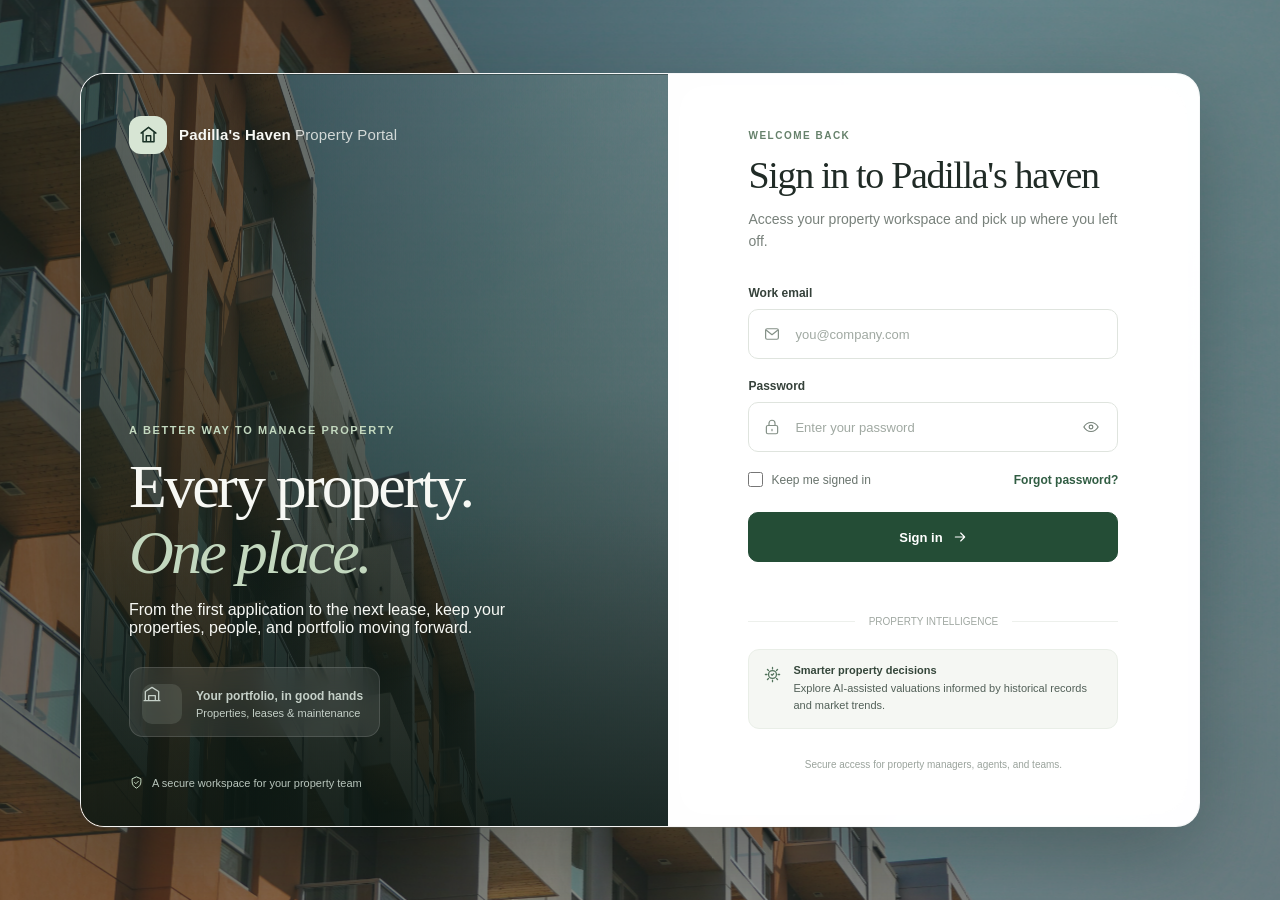
<file: yolo-main/Index.html>
<!DOCTYPE html>
<html lang="en">
<head>
  <meta charset="UTF-8">
  <meta name="viewport" content="width=device-width, initial-scale=1.0">
  <meta name="theme-color" content="#14251f">
  <title>Sign in | Padilla Property Portal</title>
  <style>
    :root {
      color-scheme: light;
      font-family: Inter, "Segoe UI", Arial, sans-serif;
      color: #202b26;
      background: #f5f6f2;
      font-synthesis: none;
      text-rendering: optimizeLegibility;
      -webkit-font-smoothing: antialiased;
      -moz-osx-font-smoothing: grayscale;
    }

    * { box-sizing: border-box; }

    body {
      min-width: 320px;
      min-height: 100vh;
      margin: 0;
      display: grid;
      place-items: center;
      padding: 32px;
      position: relative;
      isolation: isolate;
      overflow-x: hidden;
      background: #172a22;
    }

    body::before {
      position: fixed;
      z-index: -1;
      inset: -24px;
      content: "";
      background:
        linear-gradient(115deg, rgb(12 27 21 / 63%), rgb(20 37 31 / 34%) 54%, rgb(16 29 24 / 45%)),
        url("bg.jpg") center / cover;
      transform: translate3d(var(--parallax-x, 0px), var(--parallax-y, 0px), 0) scale(1.04);
      will-change: transform;
    }

    .login-shell {
      width: min(1120px, 100%);
      min-height: 680px;
      display: grid;
      grid-template-columns: 1.05fr 0.95fr;
      overflow: hidden;
      background: rgb(255 255 255 / 89%);
      border: 1px solid rgb(255 255 255 / 52%);
      border-radius: 24px;
      box-shadow: 0 28px 90px rgb(8 20 15 / 30%);
      backdrop-filter: blur(18px);
      -webkit-backdrop-filter: blur(18px);
    }

    .brand-panel {
      position: relative;
      display: flex;
      flex-direction: column;
      justify-content: space-between;
      min-height: 680px;
      overflow: hidden;
      padding: 42px 48px 36px;
      color: #f7f8f4;
      background:
        linear-gradient(0deg, rgb(10 22 17 / 84%), rgb(14 31 24 / 44%) 58%, rgb(13 26 21 / 31%)),
        linear-gradient(90deg, rgb(15 32 25 / 48%), rgb(15 32 25 / 12%)),
        url("bg.jpg");
      background-position:
        center,
        center,
        calc(50% + var(--parallax-x, 0px)) calc(50% + var(--parallax-y, 0px));
      background-size: auto, auto, 112% 112%;
    }

    .brand-panel::after {
      position: absolute;
      z-index: 0;
      content: "";
      pointer-events: none;
    }

    .brand-panel::after {
      right: 0;
      bottom: 0;
      left: 0;
      height: 42%;
      background: linear-gradient(transparent, rgb(9 21 16 / 26%));
    }

    .brand-header,
    .brand-copy,
    .brand-footer { position: relative; z-index: 1; }

    .brand-header {
      display: flex;
      align-items: center;
      gap: 12px;
      font-size: 15px;
      font-weight: 650;
      letter-spacing: 0.01em;
    }

    .brand-mark {
      width: 38px;
      height: 38px;
      display: grid;
      place-items: center;
      color: #183025;
      background: #d7e5d4;
      border-radius: 12px;
    }

    .brand-copy { max-width: 435px; margin-top: auto; padding: 56px 0 38px; }

    .eyebrow {
      margin: 0 0 18px;
      color: #c3d8bf;
      font-size: 11px;
      font-weight: 700;
      letter-spacing: 0.15em;
      text-transform: uppercase;
    }

    .brand-copy h1 {
      margin: 0;
      font-family: Georgia, "Times New Roman", serif;
      font-size: clamp(42px, 5vw, 62px);
      font-weight: 400;
      letter-spacing: -0.045em;
      line-height: 1.06;
    }

    .brand-copy h1 span { color: #c3d8bf; font-style: italic; }

    .brand-copy > p:last-child {
      max-width: 360px;
      margin: 22px 0 0;
      color: #c5d0c8;
      font-size: 15px;
      line-height: 1.75;
    }

    .property-card {
      display: flex;
      align-items: center;
      gap: 14px;
      width: fit-content;
      margin-top: 30px;
      padding: 12px 16px 12px 12px;
      background: rgb(255 255 255 / 9%);
      border: 1px solid rgb(255 255 255 / 13%);
      border-radius: 14px;
      backdrop-filter: blur(12px);
    }

    .property-icon {
      width: 40px;
      height: 40px;
      display: grid;
      place-items: center;
      color: #d7e5d4;
      background: rgb(215 229 212 / 12%);
      border-radius: 10px;
    }

    .property-card strong,
    .property-card span { display: block; }

    .property-card strong { font-size: 12px; font-weight: 600; }
    .property-card span { margin-top: 4px; color: #c5d0c8; font-size: 11px; }

    .brand-footer {
      display: flex;
      align-items: center;
      gap: 8px;
      color: #b8c5bc;
      font-size: 11px;
    }

    .brand-footer svg { color: #c3d8bf; }

    .form-panel {
      display: grid;
      place-items: center;
      padding: 56px;
      background: rgb(255 255 255 / 91%);
      backdrop-filter: blur(18px);
      -webkit-backdrop-filter: blur(18px);
    }

    .form-content { width: min(100%, 370px); }

    .mobile-brand {
      display: none;
      align-items: center;
      gap: 10px;
      margin-bottom: 44px;
      color: #20372b;
      font-size: 14px;
      font-weight: 650;
    }

    .mobile-brand .brand-mark { width: 34px; height: 34px; }

    .form-heading { margin-bottom: 34px; }

    .form-heading .eyebrow {
      margin-bottom: 12px;
      color: #66816b;
      font-size: 10px;
    }

    .form-heading h2 {
      margin: 0;
      color: #202b26;
      font-family: Georgia, "Times New Roman", serif;
      font-size: 38px;
      font-weight: 400;
      letter-spacing: -0.035em;
    }

    .form-heading p:last-child {
      margin: 11px 0 0;
      color: #78817b;
      font-size: 14px;
      line-height: 1.6;
    }

    .field { margin-bottom: 20px; }

    .field label {
      display: block;
      margin-bottom: 9px;
      color: #35413a;
      font-size: 12px;
      font-weight: 650;
    }

    .input-wrap { position: relative; }

    .input-wrap > svg {
      position: absolute;
      top: 50%;
      left: 15px;
      width: 18px;
      height: 18px;
      color: #849087;
      transform: translateY(-50%);
      pointer-events: none;
    }

    .field input {
      width: 100%;
      height: 50px;
      padding: 0 46px;
      color: #26332b;
      background: #fff;
      border: 1px solid #dfe4de;
      border-radius: 10px;
      outline: none;
      font: inherit;
      font-size: 13px;
      transition: border-color 160ms ease, box-shadow 160ms ease;
    }

    .field input::placeholder { color: #a0a9a2; }

    .field input:focus {
      border-color: #5e8067;
      box-shadow: 0 0 0 3px rgb(94 128 103 / 13%);
    }

    .password-toggle {
      position: absolute;
      top: 50%;
      right: 12px;
      display: grid;
      place-items: center;
      width: 30px;
      height: 30px;
      padding: 0;
      color: #78847b;
      background: transparent;
      border: 0;
      border-radius: 6px;
      cursor: pointer;
      transform: translateY(-50%);
    }

    .password-toggle:hover { color: #263d30; background: #f2f5f1; }
    .password-toggle:focus-visible { outline: 2px solid #5e8067; outline-offset: 2px; }

    .form-options {
      display: flex;
      align-items: center;
      justify-content: space-between;
      gap: 12px;
      margin: 1px 0 25px;
      font-size: 12px;
    }

    .remember-option {
      display: inline-flex;
      align-items: center;
      gap: 8px;
      color: #68736c;
      cursor: pointer;
    }

    .remember-option input {
      width: 15px;
      height: 15px;
      margin: 0;
      accent-color: #315d43;
    }

    .text-link {
      color: #315d43;
      font-weight: 600;
      text-decoration: none;
    }

    .text-link:hover { text-decoration: underline; }

    .submit-button {
      width: 100%;
      min-height: 50px;
      display: flex;
      align-items: center;
      justify-content: center;
      gap: 9px;
      color: #fff;
      background: #244d36;
      border: 1px solid #244d36;
      border-radius: 10px;
      cursor: pointer;
      font: inherit;
      font-size: 13px;
      font-weight: 650;
      transition: background 160ms ease, transform 160ms ease;
    }

    .submit-button:hover { background: #1a3d2a; }
    .submit-button:active { transform: translateY(1px); }
    .submit-button:focus-visible { outline: 3px solid rgb(49 93 67 / 30%); outline-offset: 3px; }
    .submit-button:disabled { cursor: wait; opacity: 0.75; }

    .status-message {
      min-height: 20px;
      margin: 12px 0 0;
      color: #a43e32;
      font-size: 12px;
      line-height: 1.5;
    }

    .status-message:empty { visibility: hidden; }
    .status-message[data-state="success"] { color: #315d43; }

    .form-divider {
      display: flex;
      align-items: center;
      gap: 14px;
      margin: 22px 0;
      color: #a0a8a2;
      font-size: 10px;
    }

    .form-divider::before,
    .form-divider::after {
      height: 1px;
      flex: 1;
      content: "";
      background: #edf0ec;
    }

    .ai-note {
      display: flex;
      align-items: flex-start;
      gap: 11px;
      padding: 14px;
      color: #526058;
      background: #f5f7f3;
      border: 1px solid #e9eee7;
      border-radius: 11px;
    }

    .ai-note svg { flex: 0 0 auto; margin-top: 1px; color: #52735b; }
    .ai-note strong { display: block; margin-bottom: 4px; color: #35473b; font-size: 11px; }
    .ai-note p { margin: 0; font-size: 11px; line-height: 1.55; }

    .form-footer {
      margin: 30px 0 0;
      color: #9aa39c;
      font-size: 10px;
      text-align: center;
    }

    @media (max-width: 860px) {
      body { padding: 20px; }
      .login-shell { grid-template-columns: 0.9fr 1.1fr; }
      .brand-panel { padding: 34px 32px 30px; }
      .form-panel { padding: 42px 34px; }
      .brand-copy h1 { font-size: 48px; }
    }

    @media (max-width: 640px) {
      body { display: block; padding: 0; }
      .login-shell {
        width: 100%;
        min-height: 100vh;
        display: block;
        border: 0;
        border-radius: 0;
        box-shadow: none;
        background: transparent;
        backdrop-filter: none;
        -webkit-backdrop-filter: none;
      }
      .brand-panel { display: none; }
      .form-panel {
        min-height: 100vh;
        padding: 34px 26px;
        background: rgb(255 255 255 / 94%);
      }
      .mobile-brand { display: flex; }
      .form-heading h2 { font-size: 35px; }
    }

    @media (prefers-reduced-motion: reduce) {
      *, *::before, *::after { scroll-behavior: auto !important; transition-duration: 0.01ms !important; }
      body::before { transform: none; }
    }
  </style>
</head>
<body>
  <main class="login-shell">
    <section class="brand-panel" aria-labelledby="brand-title">
      <div class="brand-header">
        <span class="brand-mark" aria-hidden="true">
          <svg width="21" height="21" viewBox="0 0 24 24" fill="none">
            <path d="M3.5 10.4 12 3.8l8.5 6.6M5.7 9.3v10.9h12.6V9.3M9.5 20.2v-6.8h5v6.8" stroke="currentColor" stroke-width="1.7" stroke-linecap="round" stroke-linejoin="round"/>
          </svg>
        </span>
        <span>Padilla's Haven <span style="font-weight: 400; opacity: .8;">Property Portal</span></span>
      </div>

      <div class="brand-copy">
        <p class="eyebrow">A better way to manage property</p>
        <h1 id="brand-title">Every property.<br><span>One place.</span></h1>
        <p>From the first application to the next lease, keep your properties, people, and portfolio moving forward.</p>
        <div class="property-card">
          <span class="property-icon" aria-hidden="true">
            <svg width="20" height="20" viewBox="0 0 24 24" fill="none">
              <path d="M4 20V9l8-5 8 5v11M8 20v-6h8v6M2.5 20h19" stroke="currentColor" stroke-width="1.6" stroke-linecap="round" stroke-linejoin="round"/>
            </svg>
          </span>
          <span><strong>Your portfolio, in good hands</strong><span>Properties, leases &amp; maintenance</span></span>
        </div>
      </div>

      <div class="brand-footer">
        <svg width="15" height="15" viewBox="0 0 24 24" fill="none" aria-hidden="true">
          <path d="M12 3 5 6v5c0 4.7 3 8.1 7 10 4-1.9 7-5.3 7-10V6l-7-3Z" stroke="currentColor" stroke-width="1.6" stroke-linejoin="round"/>
          <path d="m9 12 2 2 4-4" stroke="currentColor" stroke-width="1.6" stroke-linecap="round" stroke-linejoin="round"/>
        </svg>
        A secure workspace for your property team
      </div>
    </section>

    <section class="form-panel" aria-labelledby="login-title">
      <div class="form-content">
        <div class="mobile-brand">
          <span class="brand-mark" aria-hidden="true">
            <svg width="19" height="19" viewBox="0 0 24 24" fill="none">
              <path d="M3.5 10.4 12 3.8l8.5 6.6M5.7 9.3v10.9h12.6V9.3M9.5 20.2v-6.8h5v6.8" stroke="currentColor" stroke-width="1.7" stroke-linecap="round" stroke-linejoin="round"/>
            </svg>
          </span>
          <span>Haven Property Portal</span>
        </div>

        <header class="form-heading">
          <p class="eyebrow">Welcome back</p>
          <h2 id="login-title">Sign in to Padilla's haven</h2>
          <p>Access your property workspace and pick up where you left off.</p>
        </header>

        <form id="loginForm">
          <div class="field">
            <label for="email">Work email</label>
            <div class="input-wrap">
              <svg viewBox="0 0 24 24" fill="none" aria-hidden="true">
                <rect x="3.5" y="5" width="17" height="14" rx="2" stroke="currentColor" stroke-width="1.6"/>
                <path d="m4.5 7 7.5 6 7.5-6" stroke="currentColor" stroke-width="1.6" stroke-linecap="round" stroke-linejoin="round"/>
              </svg>
              <input type="email" id="email" name="email" placeholder="you@company.com" autocomplete="username" required>
            </div>
          </div>

          <div class="field">
            <label for="password">Password</label>
            <div class="input-wrap">
              <svg viewBox="0 0 24 24" fill="none" aria-hidden="true">
                <rect x="4.5" y="10" width="15" height="11" rx="2" stroke="currentColor" stroke-width="1.6"/>
                <path d="M8 10V7a4 4 0 0 1 8 0v3m-4 5v2" stroke="currentColor" stroke-width="1.6" stroke-linecap="round"/>
              </svg>
              <input type="password" id="password" name="password" placeholder="Enter your password" autocomplete="current-password" required>
              <button class="password-toggle" type="button" id="passwordToggle" aria-label="Show password" aria-pressed="false">
                <svg width="18" height="18" viewBox="0 0 24 24" fill="none" aria-hidden="true">
                  <path d="M2.5 12s3.4-6 9.5-6 9.5 6 9.5 6-3.4 6-9.5 6-9.5-6-9.5-6Z" stroke="currentColor" stroke-width="1.6"/>
                  <circle cx="12" cy="12" r="2.5" stroke="currentColor" stroke-width="1.6"/>
                </svg>
              </button>
            </div>
          </div>

          <div class="form-options">
            <label class="remember-option"><input type="checkbox" name="remember"> Keep me signed in</label>
            <a class="text-link" href="mailto:support@haven.example?subject=Password%20help">Forgot password?</a>
          </div>

          <button class="submit-button" id="submitButton" type="submit">
            Sign in
            <svg width="16" height="16" viewBox="0 0 24 24" fill="none" aria-hidden="true">
              <path d="M5 12h14m-6-6 6 6-6 6" stroke="currentColor" stroke-width="1.7" stroke-linecap="round" stroke-linejoin="round"/>
            </svg>
          </button>
          <p class="status-message" id="statusMessage" role="status" aria-live="polite"></p>
        </form>

        <div class="form-divider">PROPERTY INTELLIGENCE</div>
        <aside class="ai-note" aria-label="AI property valuation feature">
          <svg width="19" height="19" viewBox="0 0 24 24" fill="none" aria-hidden="true">
            <path d="M12 3v2m0 14v2M3 12h2m14 0h2M5.6 5.6 7 7m10 10 1.4 1.4m0-12.8L17 7M7 17l-1.4 1.4" stroke="currentColor" stroke-width="1.6" stroke-linecap="round"/>
            <circle cx="12" cy="12" r="5" stroke="currentColor" stroke-width="1.6"/>
            <path d="m10.5 12 1 1 2-2" stroke="currentColor" stroke-width="1.5" stroke-linecap="round" stroke-linejoin="round"/>
          </svg>
          <div>
            <strong>Smarter property decisions</strong>
            <p>Explore AI-assisted valuations informed by historical records and market trends.</p>
          </div>
        </aside>
        <p class="form-footer">Secure access for property managers, agents, and teams.</p>
      </div>
    </section>
  </main>

  <script>
    const loginForm = document.getElementById("loginForm");
    const passwordInput = document.getElementById("password");
    const passwordToggle = document.getElementById("passwordToggle");
    const submitButton = document.getElementById("submitButton");
    const statusMessage = document.getElementById("statusMessage");
    const prefersReducedMotion = window.matchMedia("(prefers-reduced-motion: reduce)");

    if (!prefersReducedMotion.matches) {
      let targetX = 0;
      let targetY = 0;
      let currentX = 0;
      let currentY = 0;
      let animationFrame = 0;

      const animateBackground = () => {
        currentX += (targetX - currentX) * 0.12;
        currentY += (targetY - currentY) * 0.12;
        document.body.style.setProperty("--parallax-x", `${currentX.toFixed(2)}px`);
        document.body.style.setProperty("--parallax-y", `${currentY.toFixed(2)}px`);

        if (Math.abs(targetX - currentX) > 0.08 || Math.abs(targetY - currentY) > 0.08) {
          animationFrame = window.requestAnimationFrame(animateBackground);
        } else {
          currentX = targetX;
          currentY = targetY;
          document.body.style.setProperty("--parallax-x", `${currentX.toFixed(2)}px`);
          document.body.style.setProperty("--parallax-y", `${currentY.toFixed(2)}px`);
          animationFrame = 0;
        }
      };

      const scheduleBackground = () => {
        if (!animationFrame) animationFrame = window.requestAnimationFrame(animateBackground);
      };

      window.addEventListener("pointermove", (event) => {
        targetX = (0.5 - event.clientX / window.innerWidth) * 24;
        targetY = (0.5 - event.clientY / window.innerHeight) * 18;
        scheduleBackground();
      }, { passive: true });

      const resetBackground = () => {
        targetX = 0;
        targetY = 0;
        scheduleBackground();
      };

      window.addEventListener("pointerup", resetBackground, { passive: true });
      window.addEventListener("pointercancel", resetBackground, { passive: true });
      window.addEventListener("blur", resetBackground);
    }

    passwordToggle.addEventListener("click", () => {
      const showPassword = passwordInput.type === "password";
      passwordInput.type = showPassword ? "text" : "password";
      passwordToggle.setAttribute("aria-label", showPassword ? "Hide password" : "Show password");
      passwordToggle.setAttribute("aria-pressed", String(showPassword));
    });

    loginForm.addEventListener("submit", async (event) => {
      event.preventDefault();
      statusMessage.textContent = "";
      statusMessage.removeAttribute("data-state");
      submitButton.disabled = true;
      submitButton.textContent = "Signing in...";

      try {
        const email = document.getElementById("email").value;
        const password = passwordInput.value;
        const response = await fetch("/login", {
          method: "POST",
          headers: { "Content-Type": "application/json" },
          body: JSON.stringify({ email, password })
        });

        let data;
        try {
          data = await response.json();
        } catch (error) {
          throw new Error("We couldn't read the sign-in response. Please try again.");
        }

        if (!response.ok) {
          throw new Error(data.message || data.error || "Unable to sign in. Check your details and try again.");
        }

        if (!data.token) {
          throw new Error(data.message || "Unable to sign in. Check your details and try again.");
        }

        localStorage.setItem("token", data.token);
        statusMessage.dataset.state = "success";
        statusMessage.textContent = "Signed in successfully.";
      } catch (error) {
        statusMessage.textContent = error.message || "Unable to connect. Please try again.";
      } finally {
        submitButton.disabled = false;
        submitButton.innerHTML = 'Sign in <svg width="16" height="16" viewBox="0 0 24 24" fill="none" aria-hidden="true"><path d="M5 12h14m-6-6 6 6-6 6" stroke="currentColor" stroke-width="1.7" stroke-linecap="round" stroke-linejoin="round"/></svg>';
      }
    });
  </script>
</body>
</html>
</file>
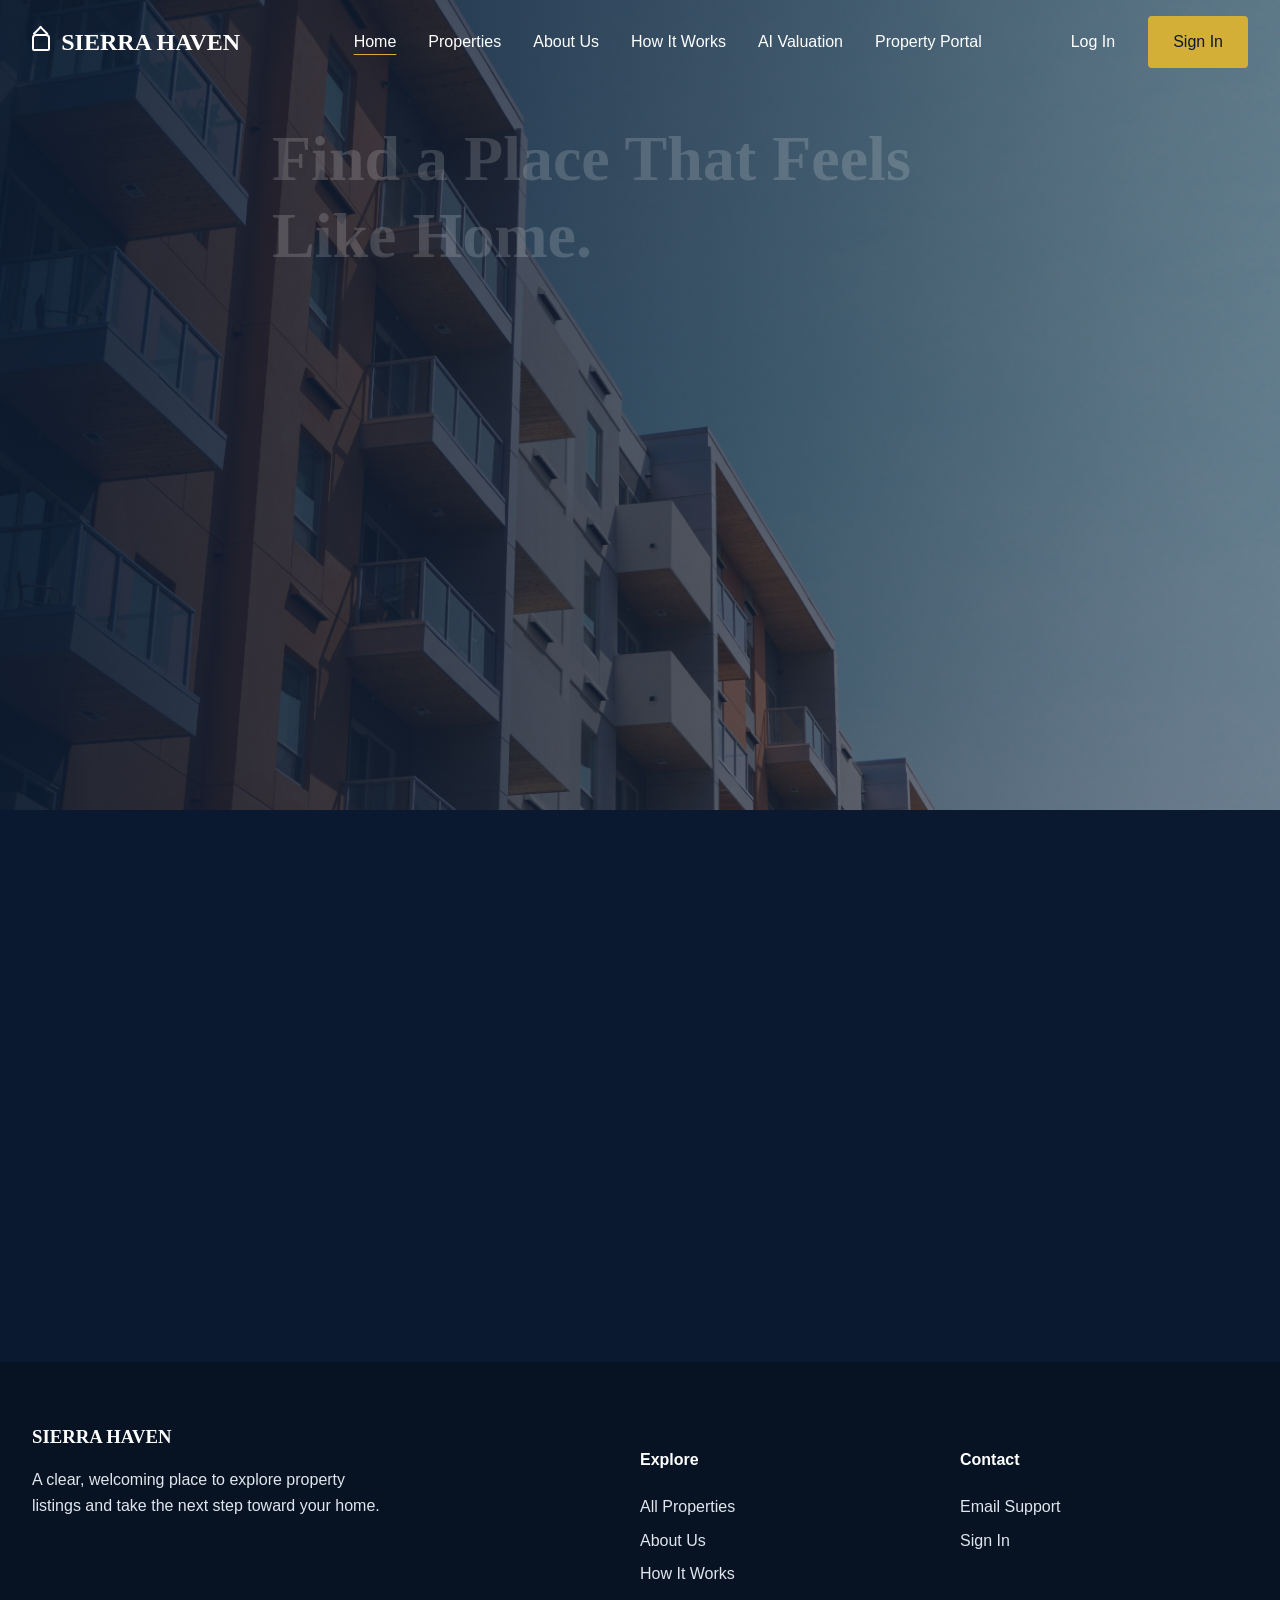
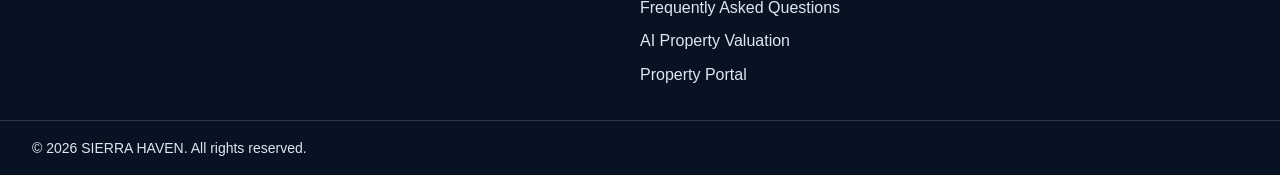
<file: yolo-main/yolo-main/yolo-main/LANDING PAGE (before login)/index.html>
<!DOCTYPE html>
<html lang="en">
<head>
  <meta charset="UTF-8">
  <meta name="viewport" content="width=device-width, initial-scale=1.0">
  <meta http-equiv="refresh" content="0; url=../MAIN%20WEB/index.html">
  <title>SIERRA HAVEN | Welcome</title>
</head>
<body>
  <p>Opening SIERRA HAVEN. If you are not redirected, <a href="../MAIN%20WEB/index.html">open the home page</a>.</p>
</body>
</html>
</file>
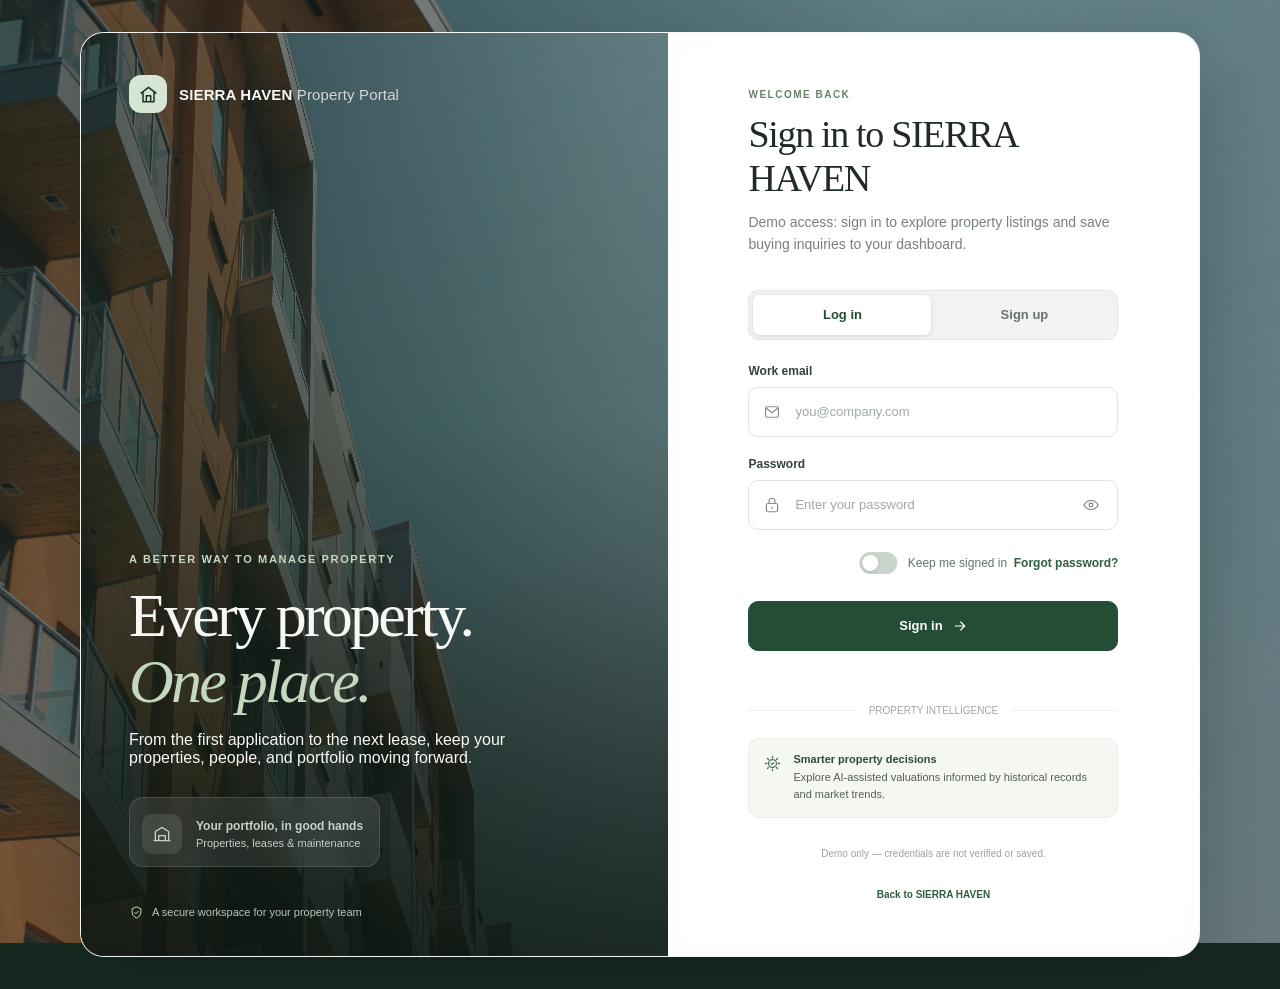
<file: yolo-main/yolo-main/yolo-main/LOGIN PANEL/Index.html>
<!DOCTYPE html>
<html lang="en">
<head>
  <meta charset="UTF-8">
  <meta name="viewport" content="width=device-width, initial-scale=1.0">
  <meta name="theme-color" content="#14251f">
  <title>Sign in | SIERRA HAVEN</title>
  <style>
    :root {
      color-scheme: light;
      font-family: Inter, "Segoe UI", Arial, sans-serif;
      color: #202b26;
      background: #f5f6f2;
      font-synthesis: none;
      text-rendering: optimizeLegibility;
      -webkit-font-smoothing: antialiased;
      -moz-osx-font-smoothing: grayscale;
    }

    * { box-sizing: border-box; }

    body {
      min-width: 320px;
      min-height: 100vh;
      margin: 0;
      display: grid;
      place-items: center;
      padding: 32px;
      position: relative;
      isolation: isolate;
      overflow-x: hidden;
      background: #172a22;
    }

    body::before {
      position: fixed;
      z-index: -1;
      inset: -24px;
      content: "";
      background:
        linear-gradient(115deg, rgb(12 27 21 / 63%), rgb(20 37 31 / 34%) 54%, rgb(16 29 24 / 45%)),
        url("bg.jpg") center / cover;
      transform: translate3d(var(--parallax-x, 0px), var(--parallax-y, 0px), 0) scale(1.04);
      will-change: transform;
    }

    .login-shell {
      width: min(1120px, 100%);
      min-height: 680px;
      display: grid;
      grid-template-columns: 1.05fr 0.95fr;
      overflow: hidden;
      background: rgb(255 255 255 / 89%);
      border: 1px solid rgb(255 255 255 / 52%);
      border-radius: 24px;
      box-shadow: 0 28px 90px rgb(8 20 15 / 30%);
      backdrop-filter: blur(18px);
      -webkit-backdrop-filter: blur(18px);
    }

    .brand-panel {
      position: relative;
      display: flex;
      flex-direction: column;
      justify-content: space-between;
      min-height: 680px;
      overflow: hidden;
      padding: 42px 48px 36px;
      color: #f7f8f4;
      background:
        linear-gradient(0deg, rgb(10 22 17 / 84%), rgb(14 31 24 / 44%) 58%, rgb(13 26 21 / 31%)),
        linear-gradient(90deg, rgb(15 32 25 / 48%), rgb(15 32 25 / 12%)),
        url("bg.jpg");
      background-position:
        center,
        center,
        calc(50% + var(--parallax-x, 0px)) calc(50% + var(--parallax-y, 0px));
      background-size: auto, auto, 112% 112%;
    }

    .brand-panel::after {
      position: absolute;
      z-index: 0;
      content: "";
      pointer-events: none;
    }

    .brand-panel::after {
      right: 0;
      bottom: 0;
      left: 0;
      height: 42%;
      background: linear-gradient(transparent, rgb(9 21 16 / 26%));
    }

    .brand-header,
    .brand-copy,
    .brand-footer { position: relative; z-index: 1; }

    .brand-header {
      display: flex;
      align-items: center;
      gap: 12px;
      font-size: 15px;
      font-weight: 650;
      letter-spacing: 0.01em;
    }

    .brand-mark {
      width: 38px;
      height: 38px;
      display: grid;
      place-items: center;
      color: #183025;
      background: #d7e5d4;
      border-radius: 12px;
    }

    .brand-copy { max-width: 435px; margin-top: auto; padding: 56px 0 38px; }

    .eyebrow {
      margin: 0 0 18px;
      color: #c3d8bf;
      font-size: 11px;
      font-weight: 700;
      letter-spacing: 0.15em;
      text-transform: uppercase;
    }

    .brand-copy h1 {
      margin: 0;
      font-family: Georgia, "Times New Roman", serif;
      font-size: clamp(42px, 5vw, 62px);
      font-weight: 400;
      letter-spacing: -0.045em;
      line-height: 1.06;
    }

    .brand-copy h1 span { color: #c3d8bf; font-style: italic; }

    .brand-copy > p:last-child {
      max-width: 360px;
      margin: 22px 0 0;
      color: #c5d0c8;
      font-size: 15px;
      line-height: 1.75;
    }

    .property-card {
      display: flex;
      align-items: center;
      gap: 14px;
      width: fit-content;
      margin-top: 30px;
      padding: 12px 16px 12px 12px;
      background: rgb(255 255 255 / 9%);
      border: 1px solid rgb(255 255 255 / 13%);
      border-radius: 14px;
      backdrop-filter: blur(12px);
    }

    .property-icon {
      width: 40px;
      height: 40px;
      display: grid;
      place-items: center;
      color: #d7e5d4;
      background: rgb(215 229 212 / 12%);
      border-radius: 10px;
    }

    .property-card strong,
    .property-card span { display: block; }

    .property-card .property-icon { display: grid; }

    .property-card strong { font-size: 12px; font-weight: 600; }
    .property-card span { margin-top: 4px; color: #c5d0c8; font-size: 11px; }

    .brand-footer {
      display: flex;
      align-items: center;
      gap: 8px;
      color: #b8c5bc;
      font-size: 11px;
    }

    .brand-footer svg { color: #c3d8bf; }

    .form-panel {
      display: grid;
      place-items: center;
      padding: 56px;
      background: rgb(255 255 255 / 91%);
      backdrop-filter: blur(18px);
      -webkit-backdrop-filter: blur(18px);
    }

    .form-content { width: min(100%, 370px); }

    .mobile-brand {
      display: none;
      align-items: center;
      gap: 10px;
      margin-bottom: 44px;
      color: #20372b;
      font-size: 14px;
      font-weight: 650;
    }

    .mobile-brand .brand-mark { width: 34px; height: 34px; }

    .form-heading { margin-bottom: 34px; }

    .form-heading .eyebrow {
      margin-bottom: 12px;
      color: #66816b;
      font-size: 10px;
    }

    .form-heading h2 {
      margin: 0;
      color: #202b26;
      font-family: Georgia, "Times New Roman", serif;
      font-size: 38px;
      font-weight: 400;
      letter-spacing: -0.035em;
    }

    .form-heading p:last-child {
      margin: 11px 0 0;
      color: #78817b;
      font-size: 14px;
      line-height: 1.6;
    }

    .auth-choice {
      display: grid;
      grid-template-columns: 1fr 1fr;
      gap: 4px;
      margin: 0 0 24px;
      padding: 4px;
      background: #f0f3ef;
      border: 1px solid #e4e9e3;
      border-radius: 10px;
    }

    .auth-choice button {
      min-height: 40px;
      color: #68736c;
      background: transparent;
      border: 0;
      border-radius: 7px;
      cursor: pointer;
      font: inherit;
      font-size: 13px;
      font-weight: 600;
    }

    .auth-choice button[aria-selected="true"] {
      color: #244d36;
      background: #fff;
      box-shadow: 0 1px 4px rgb(20 37 31 / 12%);
    }

    .auth-choice button:focus-visible {
      outline: 2px solid #5e8067;
      outline-offset: 2px;
    }

    [hidden] { display: none !important; }

    .field { margin-bottom: 20px; }

    .field label {
      display: block;
      margin-bottom: 9px;
      color: #35413a;
      font-size: 12px;
      font-weight: 650;
    }

    .input-wrap { position: relative; }

    .input-wrap > svg {
      position: absolute;
      top: 50%;
      left: 15px;
      width: 18px;
      height: 18px;
      color: #849087;
      transform: translateY(-50%);
      pointer-events: none;
    }

    .field input {
      width: 100%;
      height: 50px;
      padding: 0 46px;
      color: #26332b;
      background: #fff;
      border: 1px solid #dfe4de;
      border-radius: 10px;
      outline: none;
      font: inherit;
      font-size: 13px;
      transition: border-color 160ms ease, box-shadow 160ms ease;
    }

    .field input::placeholder { color: #a0a9a2; }

    .field input:focus {
      border-color: #5e8067;
      box-shadow: 0 0 0 3px rgb(94 128 103 / 13%);
    }

    .password-toggle {
      position: absolute;
      top: 50%;
      right: 12px;
      display: grid;
      place-items: center;
      width: 30px;
      height: 30px;
      padding: 0;
      color: #78847b;
      background: transparent;
      border: 0;
      border-radius: 6px;
      cursor: pointer;
      transform: translateY(-50%);
    }

    .password-toggle:hover { color: #263d30; background: #f2f5f1; }
    .password-toggle:focus-visible { outline: 2px solid #5e8067; outline-offset: 2px; }

    .form-options {
      position: relative;
      display: flex;
      align-items: center;
      min-height: 26px;
      margin: 1px 0 25px;
      font-size: 12px;
    }

    .remember-option {
      position: absolute;
      left: 50%;
      display: inline-flex;
      align-items: center;
      gap: 10px;
      color: #68736c;
      cursor: pointer;
      transform: translateX(-50%);
    }

    .remember-option input {
      position: absolute;
      width: 1px;
      height: 1px;
      opacity: 0;
      pointer-events: none;
    }

    .remember-option .switch-track {
      position: relative;
      width: 38px;
      height: 22px;
      background: #c9d4ca;
      border-radius: 999px;
      transition: background 180ms ease;
      flex: 0 0 auto;
    }

    .remember-option .switch-track::before {
      position: absolute;
      top: 3px;
      left: 3px;
      width: 16px;
      height: 16px;
      content: "";
      background: #fff;
      border-radius: 50%;
      box-shadow: 0 1px 3px rgb(0 0 0 / 15%);
      transition: transform 180ms ease;
    }

    .remember-option input:checked + .switch-track {
      background: #315d43;
    }

    .remember-option input:checked + .switch-track::before {
      transform: translateX(16px);
    }

    .remember-label {
      color: #68736c;
    }

    .text-link {
      margin-left: auto;
      color: #315d43;
      font-weight: 600;
      text-decoration: none;
    }

    .text-link:hover { text-decoration: underline; }

    .submit-button {
      width: 100%;
      min-height: 50px;
      display: flex;
      align-items: center;
      justify-content: center;
      gap: 9px;
      color: #fff;
      background: #244d36;
      border: 1px solid #244d36;
      border-radius: 10px;
      cursor: pointer;
      font: inherit;
      font-size: 13px;
      font-weight: 650;
      transition: background 160ms ease, transform 160ms ease;
    }

    .submit-button:hover { background: #1a3d2a; }
    .submit-button:active { transform: translateY(1px); }
    .submit-button:focus-visible { outline: 3px solid rgb(49 93 67 / 30%); outline-offset: 3px; }
    .submit-button:disabled { cursor: wait; opacity: 0.75; }

    .status-message {
      min-height: 20px;
      margin: 12px 0 0;
      color: #a43e32;
      font-size: 12px;
      line-height: 1.5;
    }

    .status-message:empty { visibility: hidden; }
    .status-message[data-state="success"] { color: #315d43; }

    .form-divider {
      display: flex;
      align-items: center;
      gap: 14px;
      margin: 22px 0;
      color: #a0a8a2;
      font-size: 10px;
    }

    .form-divider::before,
    .form-divider::after {
      height: 1px;
      flex: 1;
      content: "";
      background: #edf0ec;
    }

    .ai-note {
      display: flex;
      align-items: flex-start;
      gap: 11px;
      padding: 14px;
      color: #526058;
      background: #f5f7f3;
      border: 1px solid #e9eee7;
      border-radius: 11px;
    }

    .ai-note svg { flex: 0 0 auto; margin-top: 1px; color: #52735b; }
    .ai-note strong { display: block; margin-bottom: 4px; color: #35473b; font-size: 11px; }
    .ai-note p { margin: 0; font-size: 11px; line-height: 1.55; }

    .form-footer {
      margin: 30px 0 0;
      color: #9aa39c;
      font-size: 10px;
      text-align: center;
    }

    @media (max-width: 860px) {
      body { padding: 20px; }
      .login-shell { grid-template-columns: 0.9fr 1.1fr; }
      .brand-panel { padding: 34px 32px 30px; }
      .form-panel { padding: 42px 34px; }
      .brand-copy h1 { font-size: 48px; }
    }

    @media (max-width: 640px) {
      body { display: block; padding: 0; }
      .login-shell {
        width: 100%;
        min-height: 100vh;
        display: block;
        border: 0;
        border-radius: 0;
        box-shadow: none;
        background: transparent;
        backdrop-filter: none;
        -webkit-backdrop-filter: none;
      }
      .brand-panel { display: none; }
      .form-panel {
        min-height: 100vh;
        padding: 34px 26px;
        background: rgb(255 255 255 / 94%);
      }
      .mobile-brand { display: flex; }
      .form-heading h2 { font-size: 35px; }
    }

    @media (prefers-reduced-motion: reduce) {
      *, *::before, *::after { scroll-behavior: auto !important; transition-duration: 0.01ms !important; }
      body::before { transform: none; }
    }
  </style>
</head>
<body>
  <main class="login-shell">
    <section class="brand-panel" aria-labelledby="brand-title">
      <div class="brand-header">
        <span class="brand-mark" aria-hidden="true">
          <svg width="21" height="21" viewBox="0 0 24 24" fill="none">
            <path d="M3.5 10.4 12 3.8l8.5 6.6M5.7 9.3v10.9h12.6V9.3M9.5 20.2v-6.8h5v6.8" stroke="currentColor" stroke-width="1.7" stroke-linecap="round" stroke-linejoin="round"/>
          </svg>
        </span>
        <span>SIERRA HAVEN <span style="font-weight: 400; opacity: .8;">Property Portal</span></span>
      </div>

      <div class="brand-copy">
        <p class="eyebrow">A better way to manage property</p>
        <h1 id="brand-title">Every property.<br><span>One place.</span></h1>
        <p>From the first application to the next lease, keep your properties, people, and portfolio moving forward.</p>
        <div class="property-card">
          <span class="property-icon" aria-hidden="true">
            <svg width="20" height="20" viewBox="0 0 24 24" fill="none">
              <path d="M4 20V9l8-5 8 5v11M8 20v-6h8v6M2.5 20h19" stroke="currentColor" stroke-width="1.6" stroke-linecap="round" stroke-linejoin="round"/>
            </svg>
          </span>
          <span><strong>Your portfolio, in good hands</strong><span>Properties, leases &amp; maintenance</span></span>
        </div>
      </div>

      <div class="brand-footer">
        <svg width="15" height="15" viewBox="0 0 24 24" fill="none" aria-hidden="true">
          <path d="M12 3 5 6v5c0 4.7 3 8.1 7 10 4-1.9 7-5.3 7-10V6l-7-3Z" stroke="currentColor" stroke-width="1.6" stroke-linejoin="round"/>
          <path d="m9 12 2 2 4-4" stroke="currentColor" stroke-width="1.6" stroke-linecap="round" stroke-linejoin="round"/>
        </svg>
        A secure workspace for your property team
      </div>
    </section>

    <section class="form-panel" aria-labelledby="login-title">
      <div class="form-content">
        <div class="mobile-brand">
          <span class="brand-mark" aria-hidden="true">
            <svg width="19" height="19" viewBox="0 0 24 24" fill="none">
              <path d="M3.5 10.4 12 3.8l8.5 6.6M5.7 9.3v10.9h12.6V9.3M9.5 20.2v-6.8h5v6.8" stroke="currentColor" stroke-width="1.7" stroke-linecap="round" stroke-linejoin="round"/>
            </svg>
          </span>
          <span>SIERRA HAVEN</span>
        </div>

        <header class="form-heading">
          <p class="eyebrow">Welcome back</p>
          <h2 id="login-title">Sign in to SIERRA HAVEN</h2>
          <p>Demo access: sign in to explore property listings and save buying inquiries to your dashboard.</p>
        </header>

        <div class="auth-choice" role="tablist" aria-label="Choose an account action">
          <button type="button" id="loginTab" role="tab" aria-selected="true" aria-controls="loginForm">Log in</button>
          <button type="button" id="signupTab" role="tab" aria-selected="false" aria-controls="loginForm" tabindex="-1">Sign up</button>
        </div>

        <form id="loginForm">
          <div class="field" id="nameField" hidden>
            <label for="fullName">Full name</label>
            <div class="input-wrap">
              <svg viewBox="0 0 24 24" fill="none" aria-hidden="true">
                <circle cx="12" cy="8" r="3.5" stroke="currentColor" stroke-width="1.6"/>
                <path d="M4.5 20c.7-3.4 3.4-5.2 7.5-5.2s6.8 1.8 7.5 5.2" stroke="currentColor" stroke-width="1.6" stroke-linecap="round"/>
              </svg>
              <input type="text" id="fullName" name="fullName" placeholder="Your name" autocomplete="name" pattern="[A-Za-z0-9_*#]+" title="Use only letters, numbers, _, *, or #. Spaces and other symbols are not allowed." inputmode="text" disabled>
            </div>
          </div>

          <div class="field">
            <label for="email">Work email</label>
            <div class="input-wrap">
              <svg viewBox="0 0 24 24" fill="none" aria-hidden="true">
                <rect x="3.5" y="5" width="17" height="14" rx="2" stroke="currentColor" stroke-width="1.6"/>
                <path d="m4.5 7 7.5 6 7.5-6" stroke="currentColor" stroke-width="1.6" stroke-linecap="round" stroke-linejoin="round"/>
              </svg>
              <input type="email" id="email" name="email" placeholder="you@company.com" autocomplete="username" required>
            </div>
          </div>

          <div class="field">
            <label for="password">Password</label>
            <div class="input-wrap">
              <svg viewBox="0 0 24 24" fill="none" aria-hidden="true">
                <rect x="4.5" y="10" width="15" height="11" rx="2" stroke="currentColor" stroke-width="1.6"/>
                <path d="M8 10V7a4 4 0 0 1 8 0v3m-4 5v2" stroke="currentColor" stroke-width="1.6" stroke-linecap="round"/>
              </svg>
              <input type="password" id="password" name="password" placeholder="Enter your password" autocomplete="current-password" pattern="[A-Za-z0-9_*#]+" title="Use only letters, numbers, _, *, or #. Spaces and other symbols are not allowed." inputmode="text" required>
              <button class="password-toggle" type="button" id="passwordToggle" aria-label="Show password" aria-pressed="false">
                <svg width="18" height="18" viewBox="0 0 24 24" fill="none" aria-hidden="true">
                  <path d="M2.5 12s3.4-6 9.5-6 9.5 6 9.5 6-3.4 6-9.5 6-9.5-6-9.5-6Z" stroke="currentColor" stroke-width="1.6"/>
                  <circle cx="12" cy="12" r="2.5" stroke="currentColor" stroke-width="1.6"/>
                </svg>
              </button>
            </div>
          </div>

          <div class="form-options">
            <label class="remember-option">
              <input type="checkbox" name="remember">
              <span class="switch-track" aria-hidden="true"></span>
              <span class="remember-label">Keep me signed in</span>
            </label>
            <a class="text-link" href="mailto:support@haven.example?subject=Password%20help">Forgot password?</a>
          </div>

          <button class="submit-button" id="submitButton" type="submit">
            Sign in
            <svg width="16" height="16" viewBox="0 0 24 24" fill="none" aria-hidden="true">
              <path d="M5 12h14m-6-6 6 6-6 6" stroke="currentColor" stroke-width="1.7" stroke-linecap="round" stroke-linejoin="round"/>
            </svg>
          </button>
          <p class="status-message" id="statusMessage" role="status" aria-live="polite"></p>
        </form>

        <div class="form-divider">PROPERTY INTELLIGENCE</div>
        <aside class="ai-note" aria-label="AI property valuation feature">
          <svg width="19" height="19" viewBox="0 0 24 24" fill="none" aria-hidden="true">
            <path d="M12 3v2m0 14v2M3 12h2m14 0h2M5.6 5.6 7 7m10 10 1.4 1.4m0-12.8L17 7M7 17l-1.4 1.4" stroke="currentColor" stroke-width="1.6" stroke-linecap="round"/>
            <circle cx="12" cy="12" r="5" stroke="currentColor" stroke-width="1.6"/>
            <path d="m10.5 12 1 1 2-2" stroke="currentColor" stroke-width="1.5" stroke-linecap="round" stroke-linejoin="round"/>
          </svg>
          <div>
            <strong>Smarter property decisions</strong>
            <p>Explore AI-assisted valuations informed by historical records and market trends.</p>
          </div>
        </aside>
        <p class="form-footer">Demo only — credentials are not verified or saved.</p>
        <p class="form-footer"><a class="text-link" href="../MAIN%20WEB/index.html">Back to SIERRA HAVEN</a></p>
      </div>
    </section>
  </main>

  <script>
    const loginForm = document.getElementById("loginForm");
    const passwordInput = document.getElementById("password");
    const passwordToggle = document.getElementById("passwordToggle");
    const submitButton = document.getElementById("submitButton");
    const statusMessage = document.getElementById("statusMessage");
    const loginTab = document.getElementById("loginTab");
    const signupTab = document.getElementById("signupTab");
    const nameField = document.getElementById("nameField");
    const fullNameInput = document.getElementById("fullName");
    const formTitle = document.getElementById("login-title");
    const formDescription = document.querySelector(".form-heading p:last-child");
    const rememberOptions = document.querySelector(".form-options");
    const prefersReducedMotion = window.matchMedia("(prefers-reduced-motion: reduce)");
    let isSignUp = false;

    const setAuthMode = (signUp) => {
      isSignUp = signUp;
      loginTab.setAttribute("aria-selected", String(!signUp));
      loginTab.tabIndex = signUp ? -1 : 0;
      signupTab.setAttribute("aria-selected", String(signUp));
      signupTab.tabIndex = signUp ? 0 : -1;
      nameField.hidden = !signUp;
      fullNameInput.disabled = !signUp;
      fullNameInput.required = signUp;
      passwordInput.autocomplete = signUp ? "new-password" : "current-password";
      rememberOptions.hidden = signUp;
      formTitle.textContent = signUp ? "Create your account" : "Sign in to SIERRA HAVEN";
      formDescription.textContent = signUp
        ? "Create a demo account to explore property listings and save buying inquiries."
        : "Demo access: sign in to explore property listings and save buying inquiries to your dashboard.";
      submitButton.innerHTML = signUp
        ? 'Sign up <svg width="16" height="16" viewBox="0 0 24 24" fill="none" aria-hidden="true"><path d="M5 12h14m-6-6 6 6-6 6" stroke="currentColor" stroke-width="1.7" stroke-linecap="round" stroke-linejoin="round"/></svg>'
        : 'Sign in <svg width="16" height="16" viewBox="0 0 24 24" fill="none" aria-hidden="true"><path d="M5 12h14m-6-6 6 6-6 6" stroke="currentColor" stroke-width="1.7" stroke-linecap="round" stroke-linejoin="round"/></svg>';
      statusMessage.textContent = "";
      statusMessage.removeAttribute("data-state");
    };

    loginTab.addEventListener("click", () => setAuthMode(false));
    signupTab.addEventListener("click", () => setAuthMode(true));
    [loginTab, signupTab].forEach((tab) => {
      tab.addEventListener("keydown", (event) => {
        if (event.key === "ArrowLeft" || event.key === "ArrowRight") {
          event.preventDefault();
          const nextTab = tab === loginTab ? signupTab : loginTab;
          nextTab.focus();
          nextTab.click();
        }
      });
    });

    if (!prefersReducedMotion.matches) {
      let targetX = 0;
      let targetY = 0;
      let currentX = 0;
      let currentY = 0;
      let animationFrame = 0;

      const animateBackground = () => {
        currentX += (targetX - currentX) * 0.12;
        currentY += (targetY - currentY) * 0.12;
        document.body.style.setProperty("--parallax-x", `${currentX.toFixed(2)}px`);
        document.body.style.setProperty("--parallax-y", `${currentY.toFixed(2)}px`);

        if (Math.abs(targetX - currentX) > 0.08 || Math.abs(targetY - currentY) > 0.08) {
          animationFrame = window.requestAnimationFrame(animateBackground);
        } else {
          currentX = targetX;
          currentY = targetY;
          document.body.style.setProperty("--parallax-x", `${currentX.toFixed(2)}px`);
          document.body.style.setProperty("--parallax-y", `${currentY.toFixed(2)}px`);
          animationFrame = 0;
        }
      };

      const scheduleBackground = () => {
        if (!animationFrame) animationFrame = window.requestAnimationFrame(animateBackground);
      };

      window.addEventListener("pointermove", (event) => {
        targetX = (0.5 - event.clientX / window.innerWidth) * 24;
        targetY = (0.5 - event.clientY / window.innerHeight) * 18;
        scheduleBackground();
      }, { passive: true });

      const resetBackground = () => {
        targetX = 0;
        targetY = 0;
        scheduleBackground();
      };

      window.addEventListener("pointerup", resetBackground, { passive: true });
      window.addEventListener("pointercancel", resetBackground, { passive: true });
      window.addEventListener("blur", resetBackground);
    }

    const restrictedPattern = /^[A-Za-z0-9_*#]+$/;

    const restrictInputValue = (input) => {
      const original = input.value;
      const sanitized = original.replace(/\s|[^A-Za-z0-9_*#]/g, "");
      if (sanitized !== original) {
        input.value = sanitized;
      }
    };

    const validateRestrictedInput = () => {
      const targetInputs = [passwordInput];
      if (isSignUp && !fullNameInput.disabled) targetInputs.push(fullNameInput);

      for (const input of targetInputs) {
        const originalValue = input.value;
        const sanitizedValue = originalValue.replace(/\s|[^A-Za-z0-9_*#]/g, "");

        if (sanitizedValue !== originalValue) {
          input.value = sanitizedValue;
          statusMessage.textContent = "Only letters, numbers, _, *, and # are allowed. Spaces and other symbols are not permitted.";
          statusMessage.removeAttribute("data-state");
          input.focus();
          return false;
        }

        if (originalValue && !restrictedPattern.test(originalValue)) {
          statusMessage.textContent = "Only letters, numbers, _, *, and # are allowed. Spaces and other symbols are not permitted.";
          statusMessage.removeAttribute("data-state");
          input.focus();
          return false;
        }
      }

      return true;
    };

    [passwordInput, fullNameInput].forEach((input) => {
      if (!input) return;
      input.addEventListener("input", () => {
        restrictInputValue(input);
        if (statusMessage.textContent.includes("Only letters, numbers")) {
          statusMessage.textContent = "";
          statusMessage.removeAttribute("data-state");
        }
      });
    });

    passwordToggle.addEventListener("click", () => {
      const showPassword = passwordInput.type === "password";
      passwordInput.type = showPassword ? "text" : "password";
      passwordToggle.setAttribute("aria-label", showPassword ? "Hide password" : "Show password");
      passwordToggle.setAttribute("aria-pressed", String(showPassword));
    });

    loginForm.addEventListener("submit", (event) => {
      event.preventDefault();
      statusMessage.textContent = "";
      statusMessage.removeAttribute("data-state");

      if (!validateRestrictedInput()) {
        return;
      }

      submitButton.disabled = true;
      submitButton.textContent = isSignUp ? "Creating account..." : "Signing in...";
      statusMessage.dataset.state = "success";
      statusMessage.textContent = isSignUp
        ? "Demo account created. Opening property listings..."
        : "Demo sign-in successful. Opening property listings...";
      window.setTimeout(() => {
        const propertyId = new URLSearchParams(window.location.search).get("property");
        const propertyIds = ["grand-view", "riverside-lofts", "north-park-home", "coastal-villa", "midtown-suite", "oakwood-townhouse"];
        const propertyQuery = propertyIds.includes(propertyId) ? `?property=${encodeURIComponent(propertyId)}` : "";
        window.location.assign(`../MAIN%20WEB/dashboard.html${propertyQuery}`);
      }, 400);
    });
  </script>
</body>
</html>
</file>
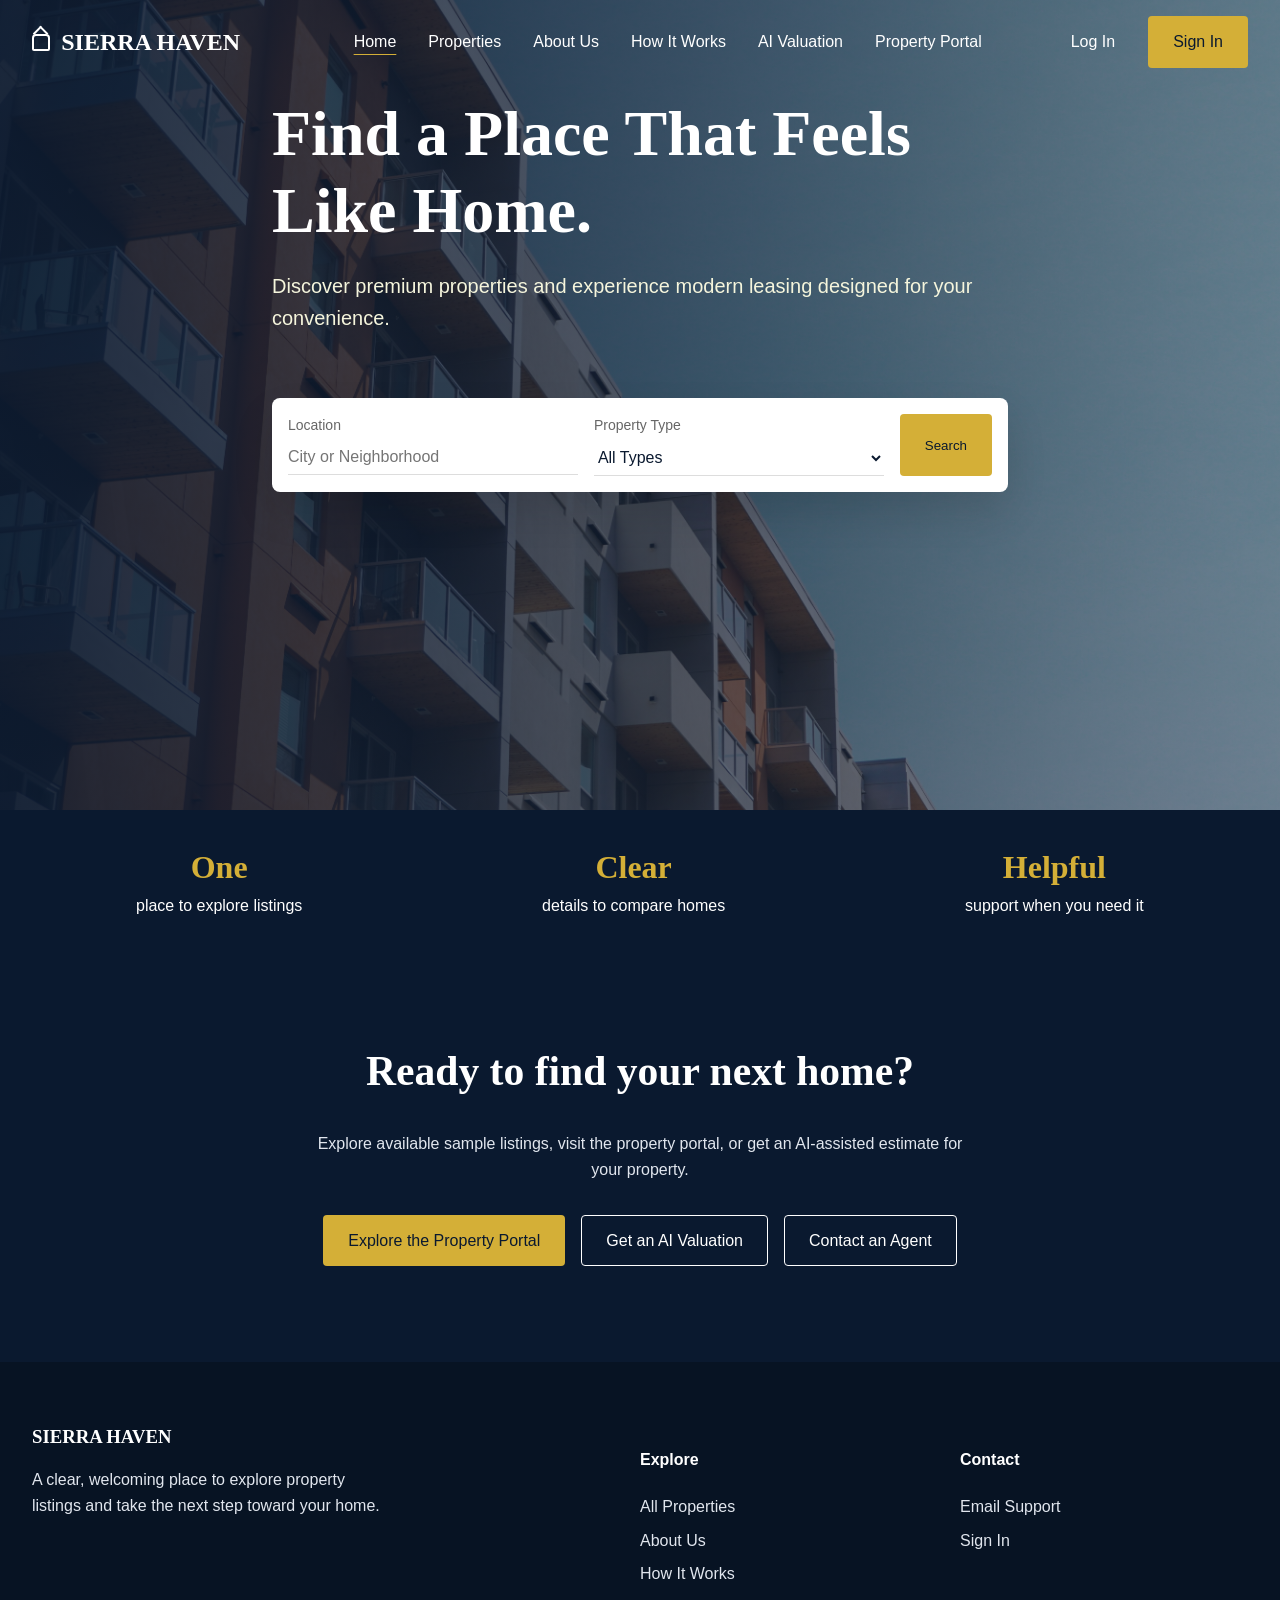
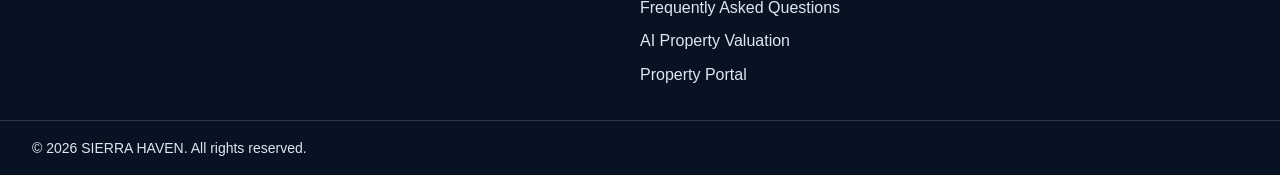
<file: yolo-main/yolo-main/yolo-main/MAIN WEB/index.html>
<!DOCTYPE html>
<html lang="en">
<head>
  <meta charset="UTF-8">
  <meta name="viewport" content="width=device-width, initial-scale=1.0">
  <meta name="theme-color" content="#14251f">
  <meta name="description" content="Discover homes, explore leasing options, and estimate property values with SIERRA HAVEN.">
  <title>SIERRA HAVEN | Property &amp; Lease Portal</title>
  <link rel="stylesheet" href="landing.css">
  <script src="landing.js" defer></script>
</head>
<body>
<div class="lp-wrapper" data-active-view="home">
  <!-- Navigation -->
  <header class="lp-header" id="lp-header">
    <div class="lp-container lp-nav-container">
      <a href="index.html" class="lp-logo">
        <span class="lp-logo-icon" aria-hidden="true"></span> SIERRA HAVEN
      </a>
      <nav class="lp-nav-menu" id="lp-nav-menu">
        <ul class="lp-nav-list">
          <li><a href="#home" class="lp-nav-link">Home</a></li>
          <li><a href="#properties" class="lp-nav-link">Properties</a></li>
          <li><a href="#about" class="lp-nav-link">About Us</a></li>
          <li><a href="#how-it-works" class="lp-nav-link">How It Works</a></li>
          <li><a href="valuation.html" class="lp-nav-link">AI Valuation</a></li>
          <li><a href="dashboard.html" class="lp-nav-link">Property Portal</a></li>
        </ul>
        <div class="lp-auth-group">
          <a href="../LOGIN%20PANEL/Index.html" class="lp-btn lp-btn-text">Log In</a>
          <a href="../LOGIN%20PANEL/Index.html" class="lp-btn lp-btn-primary">Sign In</a>
        </div>
      </nav>
      <button class="lp-mobile-toggle" id="lp-mobile-toggle" aria-label="Toggle menu" aria-controls="lp-nav-menu" aria-expanded="false">
        <span class="lp-hamburger"></span>
      </button>
    </div>
  </header>

  <!-- Hero Section -->
  <section class="lp-hero" id="home" data-landing-view="home">
    <img src="../LOGIN%20PANEL/bg.jpg" alt="A welcoming home at dusk"
         class="lp-hero-bg" fetchpriority="high" decoding="sync">
    <div class="lp-hero-overlay"></div>
    <div class="lp-container lp-hero-content">
      <h1 class="lp-reveal lp-reveal-up">Find a Place That Feels Like Home.</h1>
      <p class="lp-reveal lp-reveal-up lp-delay-1">Discover premium properties and experience modern leasing designed for your convenience.</p>
      
      <!-- Search Interface -->
      <div class="lp-search-panel lp-reveal lp-reveal-up lp-delay-2">
        <form class="lp-search-form" id="lp-search-form">
          <div class="lp-input-group">
            <label for="lp-location">Location</label>
            <input type="text" id="lp-location" name="location" placeholder="City or Neighborhood">
          </div>
          <div class="lp-input-group">
            <label for="lp-type">Property Type</label>
            <select id="lp-type" name="type">
              <option value="all">All Types</option>
              <option value="apartment">Apartment</option>
              <option value="house">House</option>
              <option value="villa">Luxury Villa</option>
            </select>
          </div>
          <button type="submit" class="lp-btn lp-btn-primary lp-search-btn">Search</button>
        </form>
      </div>
    </div>
  </section>

  <!-- Statistics Section -->
  <section class="lp-stats" data-landing-view="home" aria-label="Portal highlights">
    <div class="lp-container lp-stats-grid">
      <div class="lp-stat-item lp-reveal lp-reveal-up">
        <span class="lp-stat-number">One</span>
        <span class="lp-stat-label">place to explore listings</span>
      </div>
      <div class="lp-stat-item lp-reveal lp-reveal-up lp-delay-1">
        <span class="lp-stat-number">Clear</span>
        <span class="lp-stat-label">details to compare homes</span>
      </div>
      <div class="lp-stat-item lp-reveal lp-reveal-up lp-delay-2">
        <span class="lp-stat-number">Helpful</span>
        <span class="lp-stat-label">support when you need it</span>
      </div>
    </div>
  </section>

  <section class="lp-about" id="about" data-landing-view="about" aria-labelledby="about-title">
    <div class="lp-container lp-about-grid">
      <div class="lp-about-copy lp-reveal lp-reveal-up">
        <p class="lp-section-kicker">About SIERRA HAVEN</p>
        <h2 id="about-title">A more thoughtful way to find a place to call home.</h2>
        <p class="lp-about-lead">Finding a home is a personal decision. SIERRA HAVEN brings property discovery and leasing information into one straightforward experience, so you can focus on choosing a place that fits your life.</p>
        <p>Explore available homes, review the details that matter, and take the next step when you are ready. Our goal is to make the search feel clear, considered, and easy to navigate.</p>
        <a href="dashboard.html" class="lp-link-arrow">Explore the property portal &rarr;</a>
        <a href="valuation.html" class="lp-link-arrow">Estimate a property value &rarr;</a>
      </div>
      <aside class="lp-about-card lp-reveal lp-reveal-up lp-delay-1" aria-label="Our approach">
        <p class="lp-section-kicker">Our approach</p>
        <h3>Built around your next move</h3>
        <ul class="lp-about-list">
          <li><span aria-hidden="true">01</span><div><strong>Start with what matters</strong><p>Choose a location and property type to begin exploring.</p></div></li>
          <li><span aria-hidden="true">02</span><div><strong>Compare with confidence</strong><p>Review listing details and see which options suit your needs.</p></div></li>
          <li><span aria-hidden="true">03</span><div><strong>Take the next step</strong><p>Sign in to continue to the property workspace or reach out for help.</p></div></li>
        </ul>
      </aside>
    </div>
  </section>

  <!-- Featured Properties Section -->
  <section class="lp-properties" id="properties" data-landing-view="properties">
    <div class="lp-container">
      <div class="lp-section-header lp-reveal lp-reveal-up">
        <h2>Exclusive Listings</h2>
        <a href="#properties" class="lp-link-arrow">Explore properties &rarr;</a>
      </div>
      <p class="lp-section-intro">Browse sample apartments, houses, and villas to get a feel for the information available in the portal. Availability and listing details should be confirmed with an agent.</p>
      <p class="lp-search-status" id="lp-search-status" role="status" aria-live="polite" hidden></p>
      
      <div class="lp-property-grid" id="lp-property-grid">
        <!-- Property Card 1 -->
        <article class="lp-property-card lp-reveal lp-reveal-up" data-location="downtown financial district" data-type="apartment">
          <div class="lp-card-image-wrapper">
            <!-- Native Lazy Loading -->
            <img src="https://images.unsplash.com/photo-1600585154340-be6161a56a0c?auto=format&amp;fit=crop&amp;w=1200&amp;q=85" alt="Modern luxury apartment residence surrounded by landscaped grounds"
                 loading="lazy" decoding="async" width="600" height="400" class="lp-card-image">
            <span class="lp-badge">For Sale</span>
          </div>
          <div class="lp-card-content">
            <h3 class="lp-card-title">The Grand View Residences</h3>
            <p class="lp-card-location">Downtown Financial District</p>
            <div class="lp-card-details">
              <span>🛏️ 3 Beds</span>
              <span>🛁 2 Baths</span>
              <span>📐 1,450 sqft</span>
            </div>
            <div class="lp-card-footer">
              <span class="lp-card-price">$4,200,000</span>
              <a href="../LOGIN%20PANEL/Index.html?property=grand-view" class="lp-btn lp-btn-outline">View Details</a>
            </div>
          </div>
        </article>
        <article class="lp-property-card lp-reveal lp-reveal-up" data-location="riverside arts district" data-type="apartment">
          <div class="lp-card-image-wrapper">
            <img src="https://cdn.polyhaven.com/asset_img/primary/brown_photostudio_02.png?width=1200" alt="Contemporary apartment building with balconies"
                 loading="lazy" decoding="async" width="600" height="400" class="lp-card-image">
            <span class="lp-badge">For Sale</span>
          </div>
          <div class="lp-card-content">
            <h3 class="lp-card-title">Riverside Lofts</h3>
            <p class="lp-card-location">Riverside Arts District</p>
            <div class="lp-card-details">
              <span>🛏️ 2 Beds</span>
              <span>🛁 2 Baths</span>
              <span>📐 1,100 sqft</span>
            </div>
            <div class="lp-card-footer">
              <span class="lp-card-price">$685,000</span>
              <a href="../LOGIN%20PANEL/Index.html?property=riverside-lofts" class="lp-btn lp-btn-outline">View Details</a>
            </div>
          </div>
        </article>
        <article class="lp-property-card lp-reveal lp-reveal-up" data-location="north park" data-type="house">
          <div class="lp-card-image-wrapper">
            <img src="https://images.unsplash.com/photo-1600047509807-ba8f99d2cdde?auto=format&amp;fit=crop&amp;w=1200&amp;q=85" alt="Welcoming detached family home with a landscaped front yard"
                 loading="lazy" decoding="async" width="600" height="400" class="lp-card-image">
            <span class="lp-badge">For Sale</span>
          </div>
          <div class="lp-card-content">
            <h3 class="lp-card-title">North Park Family Home</h3>
            <p class="lp-card-location">North Park</p>
            <div class="lp-card-details">
              <span>🛏️ 4 Beds</span>
              <span>🛁 3 Baths</span>
              <span>📐 2,250 sqft</span>
            </div>
            <div class="lp-card-footer">
              <span class="lp-card-price">$925,000</span>
              <a href="../LOGIN%20PANEL/Index.html?property=north-park-home" class="lp-btn lp-btn-outline">View Details</a>
            </div>
          </div>
        </article>
        <article class="lp-property-card lp-reveal lp-reveal-up" data-location="coastal point" data-type="villa">
          <div class="lp-card-image-wrapper">
            <img src="https://images.unsplash.com/photo-1613490493576-7fde63acd811?auto=format&amp;fit=crop&amp;w=1200&amp;q=85" alt="Realistic modern coastal villa with a swimming pool and palm trees"
                 loading="lazy" decoding="async" width="600" height="400" class="lp-card-image">
            <span class="lp-badge">For Sale</span>
          </div>
          <div class="lp-card-content">
            <h3 class="lp-card-title">Coastal Point Villa</h3>
            <p class="lp-card-location">Coastal Point</p>
            <div class="lp-card-details">
              <span>🛏️ 5 Beds</span>
              <span>🛁 4 Baths</span>
              <span>📐 3,400 sqft</span>
            </div>
            <div class="lp-card-footer">
              <span class="lp-card-price">$2,450,000</span>
              <a href="../LOGIN%20PANEL/Index.html?property=coastal-villa" class="lp-btn lp-btn-outline">View Details</a>
            </div>
          </div>
        </article>
        <article class="lp-property-card lp-reveal lp-reveal-up" data-location="midtown central district" data-type="apartment">
          <div class="lp-card-image-wrapper">
            <img src="https://images.unsplash.com/photo-1486406146926-c627a92ad1ab?auto=format&amp;fit=crop&amp;w=1200&amp;q=85" alt="Modern high-rise exterior in the city center"
                 loading="lazy" decoding="async" width="600" height="400" class="lp-card-image">
            <span class="lp-badge">For Sale</span>
          </div>
          <div class="lp-card-content">
            <h3 class="lp-card-title">Midtown Central Suite</h3>
            <p class="lp-card-location">Midtown Central District</p>
            <div class="lp-card-details">
              <span>🛏️ 1 Bed</span>
              <span>🛁 1 Bath</span>
              <span>📐 820 sqft</span>
            </div>
            <div class="lp-card-footer">
              <span class="lp-card-price">$510,000</span>
              <a href="../LOGIN%20PANEL/Index.html?property=midtown-suite" class="lp-btn lp-btn-outline">View Details</a>
            </div>
          </div>
        </article>
        <article class="lp-property-card lp-reveal lp-reveal-up" data-location="oakwood heights" data-type="house">
          <div class="lp-card-image-wrapper">
            <img src="https://images.unsplash.com/photo-1494526585095-c41746248156?auto=format&amp;fit=crop&amp;w=1200&amp;q=85" alt="Townhouse-style home with a landscaped front yard"
                 loading="lazy" decoding="async" width="600" height="400" class="lp-card-image">
            <span class="lp-badge">For Sale</span>
          </div>
          <div class="lp-card-content">
            <h3 class="lp-card-title">Oakwood Heights Townhouse</h3>
            <p class="lp-card-location">Oakwood Heights</p>
            <div class="lp-card-details">
              <span>🛏️ 3 Beds</span>
              <span>🛁 2.5 Baths</span>
              <span>📐 1,680 sqft</span>
            </div>
            <div class="lp-card-footer">
              <span class="lp-card-price">$745,000</span>
              <a href="../LOGIN%20PANEL/Index.html?property=oakwood-townhouse" class="lp-btn lp-btn-outline">View Details</a>
            </div>
          </div>
        </article>
      </div>
    </div>
  </section>

  <section class="lp-how" id="how-it-works" data-landing-view="how-it-works" aria-labelledby="how-title">
    <div class="lp-container">
      <div class="lp-centered-heading lp-reveal lp-reveal-up">
        <p class="lp-section-kicker">A simple process</p>
        <h2 id="how-title">From browsing to your next step</h2>
        <p>Start with a quick search, explore the available information, and connect when you are ready to move forward.</p>
      </div>
      <div class="lp-steps-grid">
        <article class="lp-step-card lp-reveal lp-reveal-up">
          <span class="lp-step-number">01</span>
          <h3>Discover</h3>
          <p>Use the search panel to start exploring by location and property type.</p>
        </article>
        <article class="lp-step-card lp-reveal lp-reveal-up lp-delay-1">
          <span class="lp-step-number">02</span>
          <h3>Review</h3>
          <p>Browse listing details and make a shortlist of places worth a closer look.</p>
        </article>
        <article class="lp-step-card lp-reveal lp-reveal-up lp-delay-2">
          <span class="lp-step-number">03</span>
          <h3>Connect</h3>
          <p>Sign in to continue to the portal, or contact the team with your questions.</p>
        </article>
      </div>
    </div>
  </section>

  <section class="lp-faq" id="faq" data-landing-view="how-it-works" aria-labelledby="faq-title">
    <div class="lp-container lp-faq-container">
      <div class="lp-centered-heading lp-reveal lp-reveal-up">
        <p class="lp-section-kicker">Good to know</p>
        <h2 id="faq-title">Frequently asked questions</h2>
      </div>
      <div class="lp-faq-list">
        <details class="lp-faq-item">
          <summary>Can I browse without creating an account?</summary>
          <p>Yes. You can explore this landing page without signing in. The sign-in panel currently uses demo access and does not verify or save account details.</p>
        </details>
        <details class="lp-faq-item">
          <summary>Are the properties shown here live listings?</summary>
          <p>The property shown is sample content for this website demo. Contact an agent to confirm real availability, pricing, and property information.</p>
        </details>
        <details class="lp-faq-item">
          <summary>How can I ask a question about a property?</summary>
          <p>Use the contact link below to email the support team. Include the property name and your question so the team can direct your inquiry.</p>
        </details>
      </div>
    </div>
  </section>

  <!-- CTA Section -->
  <section class="lp-cta" data-landing-view="home">
    <div class="lp-container lp-cta-content lp-reveal lp-reveal-up">
      <h2>Ready to find your next home?</h2>
      <p>Explore available sample listings, visit the property portal, or get an AI-assisted estimate for your property.</p>
      <div class="lp-cta-actions">
        <a href="dashboard.html" class="lp-btn lp-btn-primary">Explore the Property Portal</a>
        <a href="valuation.html" class="lp-btn lp-btn-outline-light">Get an AI Valuation</a>
        <a href="mailto:support@haven.example" class="lp-btn lp-btn-outline-light">Contact an Agent</a>
      </div>
    </div>
  </section>

  <!-- Footer -->
  <footer class="lp-footer" id="contact">
    <div class="lp-container lp-footer-grid">
      <div class="lp-footer-brand">
        <h3>SIERRA HAVEN</h3>
        <p>A clear, welcoming place to explore property listings and take the next step toward your home.</p>
      </div>
      <div class="lp-footer-links">
        <h4>Explore</h4>
        <ul>
          <li><a href="#properties">All Properties</a></li>
          <li><a href="#about">About Us</a></li>
          <li><a href="#how-it-works">How It Works</a></li>
          <li><a href="#faq">Frequently Asked Questions</a></li>
          <li><a href="valuation.html">AI Property Valuation</a></li>
          <li><a href="dashboard.html">Property Portal</a></li>
        </ul>
      </div>
      <div class="lp-footer-links">
        <h4>Contact</h4>
        <ul>
          <li><a href="mailto:support@haven.example">Email Support</a></li>
          <li><a href="../LOGIN%20PANEL/Index.html">Sign In</a></li>
        </ul>
      </div>
    </div>
    <div class="lp-container lp-footer-bottom">
      <p>&copy; 2026 SIERRA HAVEN. All rights reserved.</p>
    </div>
  </footer>
</div>
</body>
</html>
</file>
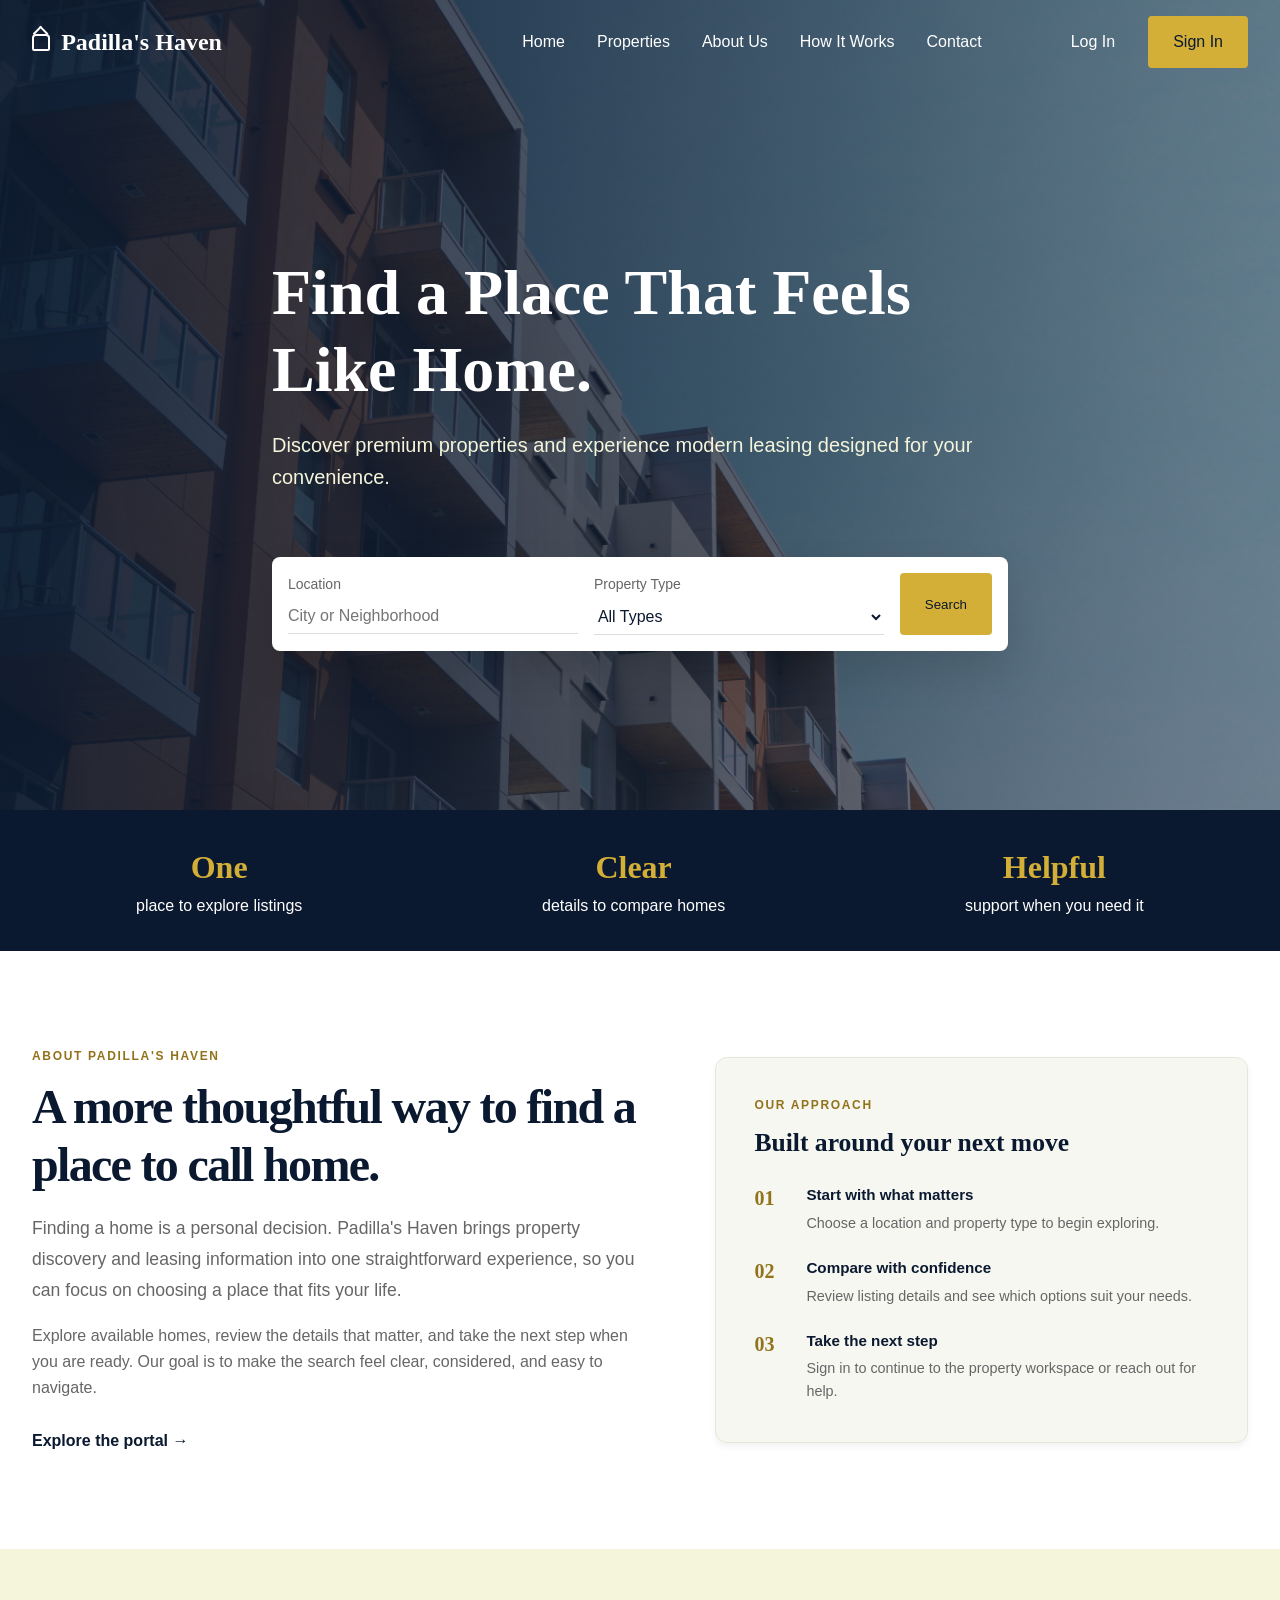
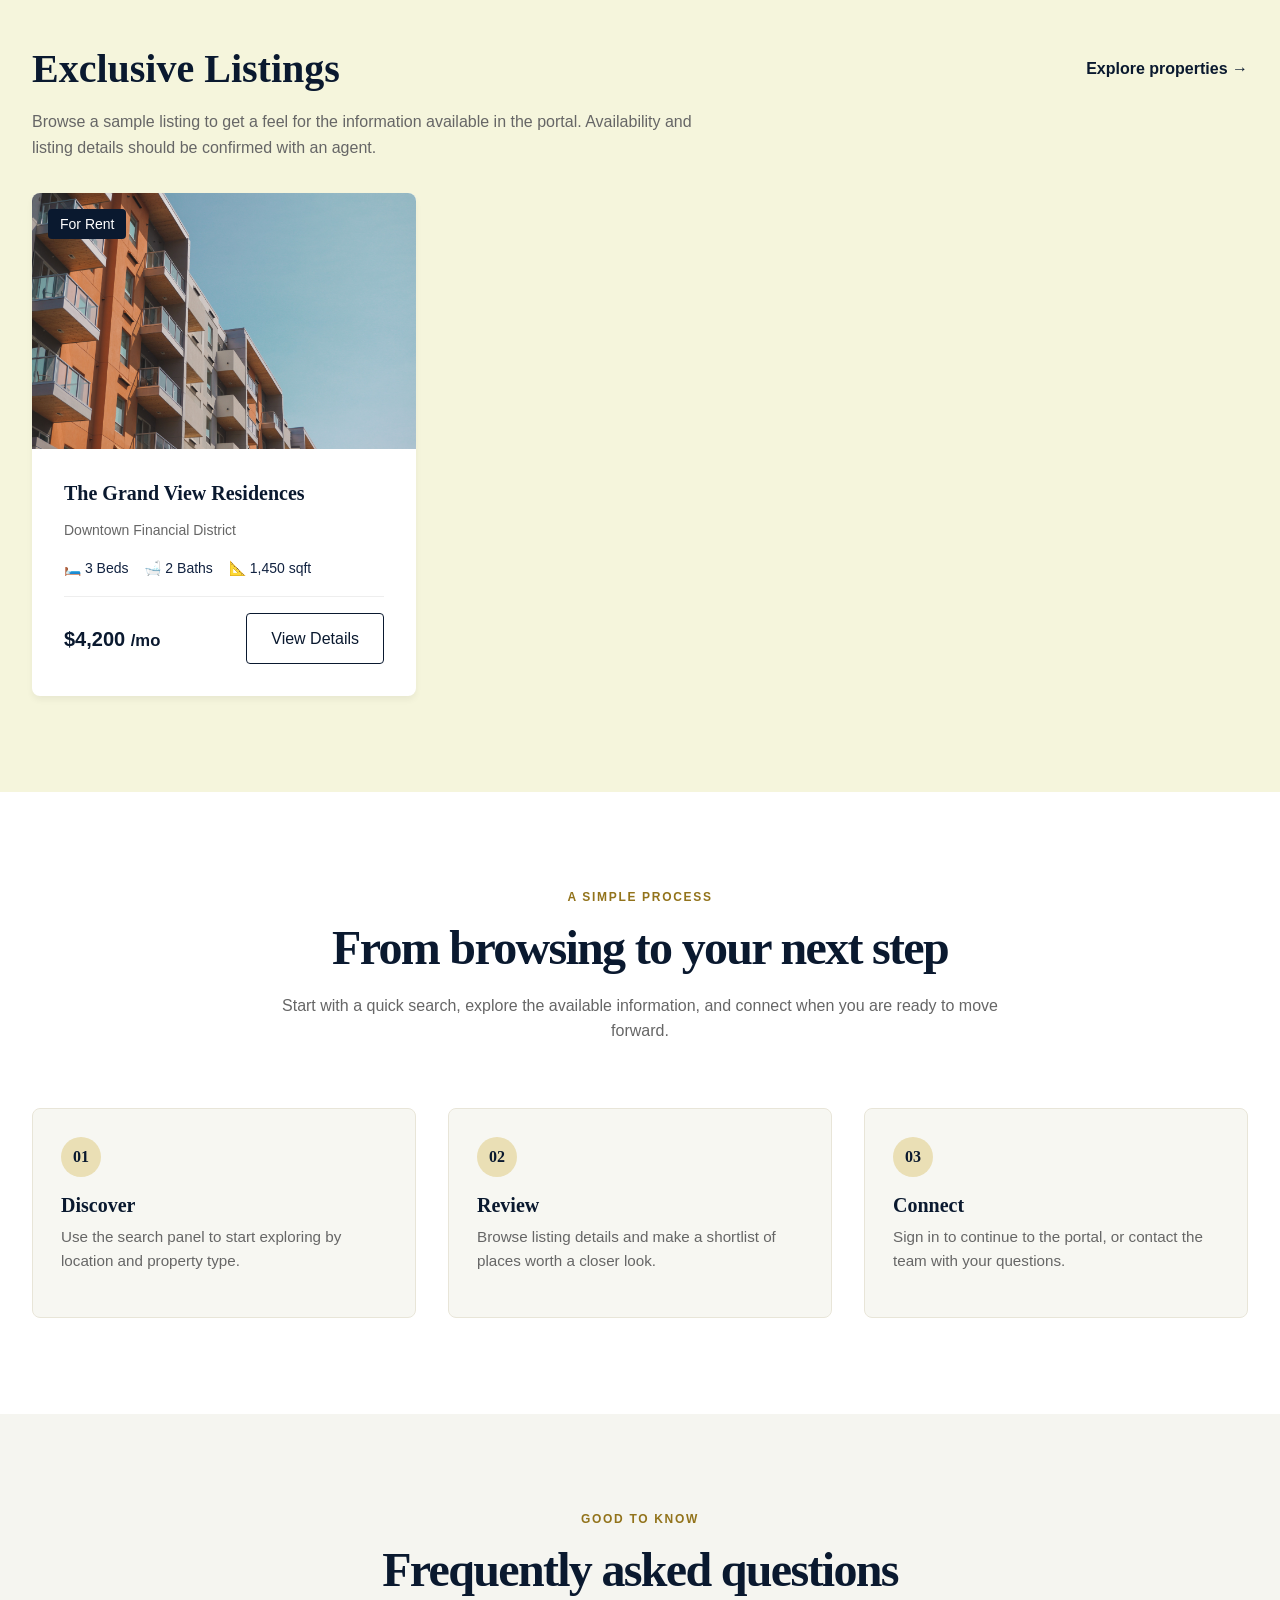
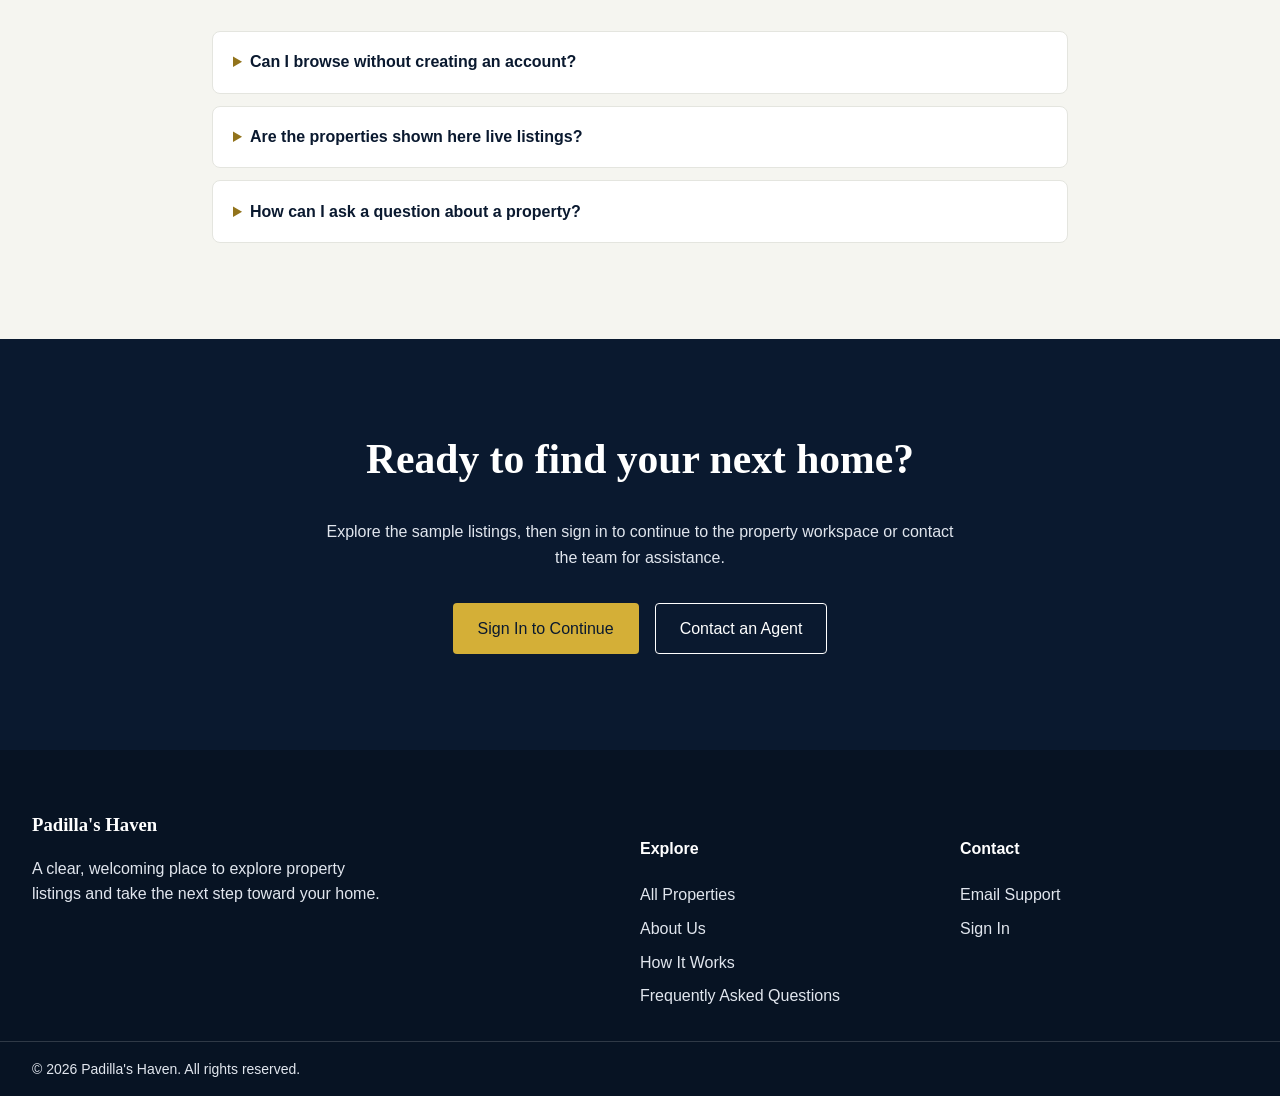
<file: yolo-main/yolo-main/yolo-main/LANDING PAGE (before login)/landing.html>
<!DOCTYPE html>
<html lang="en">
<head>
  <meta charset="UTF-8">
  <meta name="viewport" content="width=device-width, initial-scale=1.0">
  <meta name="theme-color" content="#14251f">
  <title>Padilla's Haven | Find Your Next Home</title>
  <link rel="stylesheet" href="Style.css">
  <script src="landing.js" defer></script>
</head>
<body>
<div class="lp-wrapper">
  <!-- Navigation -->
  <header class="lp-header" id="lp-header">
    <div class="lp-container lp-nav-container">
      <a href="./landing.html" class="lp-logo">
        <span class="lp-logo-icon" aria-hidden="true"></span> Padilla's Haven
      </a>
      <nav class="lp-nav-menu" id="lp-nav-menu">
        <ul class="lp-nav-list">
          <li><a href="#home" class="lp-nav-link">Home</a></li>
          <li><a href="#properties" class="lp-nav-link">Properties</a></li>
          <li><a href="#about" class="lp-nav-link">About Us</a></li>
          <li><a href="#how-it-works" class="lp-nav-link">How It Works</a></li>
          <li><a href="#contact" class="lp-nav-link">Contact</a></li>
        </ul>
        <div class="lp-auth-group">
          <a href="../LOGIN%20PANEL/Index.html" class="lp-btn lp-btn-text">Log In</a>
          <a href="../LOGIN%20PANEL/Index.html" class="lp-btn lp-btn-primary">Sign In</a>
        </div>
      </nav>
      <button class="lp-mobile-toggle" id="lp-mobile-toggle" aria-label="Toggle menu" aria-controls="lp-nav-menu" aria-expanded="false">
        <span class="lp-hamburger"></span>
      </button>
    </div>
  </header>

  <!-- Hero Section -->
  <section class="lp-hero" id="home">
    <img src="../LOGIN%20PANEL/bg.jpg" alt="A welcoming home at dusk"
         class="lp-hero-bg" fetchpriority="high" decoding="sync">
    <div class="lp-hero-overlay"></div>
    <div class="lp-container lp-hero-content">
      <h1 class="lp-reveal lp-reveal-up">Find a Place That Feels Like Home.</h1>
      <p class="lp-reveal lp-reveal-up lp-delay-1">Discover premium properties and experience modern leasing designed for your convenience.</p>
      
      <!-- Search Interface -->
      <div class="lp-search-panel lp-reveal lp-reveal-up lp-delay-2">
        <form class="lp-search-form" id="lp-search-form" action="../LOGIN%20PANEL/Index.html">
          <div class="lp-input-group">
            <label for="lp-location">Location</label>
            <input type="text" id="lp-location" placeholder="City or Neighborhood">
          </div>
          <div class="lp-input-group">
            <label for="lp-type">Property Type</label>
            <select id="lp-type">
              <option value="all">All Types</option>
              <option value="apartment">Apartment</option>
              <option value="house">House</option>
              <option value="villa">Luxury Villa</option>
            </select>
          </div>
          <button type="submit" class="lp-btn lp-btn-primary lp-search-btn">Search</button>
        </form>
      </div>
    </div>
  </section>

  <!-- Statistics Section -->
  <section class="lp-stats" aria-label="Portal highlights">
    <div class="lp-container lp-stats-grid">
      <div class="lp-stat-item lp-reveal lp-reveal-up">
        <span class="lp-stat-number">One</span>
        <span class="lp-stat-label">place to explore listings</span>
      </div>
      <div class="lp-stat-item lp-reveal lp-reveal-up lp-delay-1">
        <span class="lp-stat-number">Clear</span>
        <span class="lp-stat-label">details to compare homes</span>
      </div>
      <div class="lp-stat-item lp-reveal lp-reveal-up lp-delay-2">
        <span class="lp-stat-number">Helpful</span>
        <span class="lp-stat-label">support when you need it</span>
      </div>
    </div>
  </section>

  <section class="lp-about" id="about" aria-labelledby="about-title">
    <div class="lp-container lp-about-grid">
      <div class="lp-about-copy lp-reveal lp-reveal-up">
        <p class="lp-section-kicker">About Padilla's Haven</p>
        <h2 id="about-title">A more thoughtful way to find a place to call home.</h2>
        <p class="lp-about-lead">Finding a home is a personal decision. Padilla's Haven brings property discovery and leasing information into one straightforward experience, so you can focus on choosing a place that fits your life.</p>
        <p>Explore available homes, review the details that matter, and take the next step when you are ready. Our goal is to make the search feel clear, considered, and easy to navigate.</p>
        <a href="../LOGIN%20PANEL/Index.html" class="lp-link-arrow">Explore the portal &rarr;</a>
      </div>
      <aside class="lp-about-card lp-reveal lp-reveal-up lp-delay-1" aria-label="Our approach">
        <p class="lp-section-kicker">Our approach</p>
        <h3>Built around your next move</h3>
        <ul class="lp-about-list">
          <li><span aria-hidden="true">01</span><div><strong>Start with what matters</strong><p>Choose a location and property type to begin exploring.</p></div></li>
          <li><span aria-hidden="true">02</span><div><strong>Compare with confidence</strong><p>Review listing details and see which options suit your needs.</p></div></li>
          <li><span aria-hidden="true">03</span><div><strong>Take the next step</strong><p>Sign in to continue to the property workspace or reach out for help.</p></div></li>
        </ul>
      </aside>
    </div>
  </section>

  <!-- Featured Properties Section -->
  <section class="lp-properties" id="properties">
    <div class="lp-container">
      <div class="lp-section-header lp-reveal lp-reveal-up">
        <h2>Exclusive Listings</h2>
        <a href="#properties" class="lp-link-arrow">Explore properties &rarr;</a>
      </div>
      <p class="lp-section-intro">Browse a sample listing to get a feel for the information available in the portal. Availability and listing details should be confirmed with an agent.</p>
      
      <div class="lp-property-grid" id="lp-property-grid">
        <!-- Property Card 1 -->
        <article class="lp-property-card lp-reveal lp-reveal-up">
          <div class="lp-card-image-wrapper">
            <!-- Native Lazy Loading -->
            <img src="../LOGIN%20PANEL/bg.jpg" alt="A modern property available for rent"
                 loading="lazy" decoding="async" width="600" height="400" class="lp-card-image">
            <span class="lp-badge">For Rent</span>
          </div>
          <div class="lp-card-content">
            <h3 class="lp-card-title">The Grand View Residences</h3>
            <p class="lp-card-location">Downtown Financial District</p>
            <div class="lp-card-details">
              <span>🛏️ 3 Beds</span>
              <span>🛁 2 Baths</span>
              <span>📐 1,450 sqft</span>
            </div>
            <div class="lp-card-footer">
              <span class="lp-card-price">$4,200 <small>/mo</small></span>
              <a href="../LOGIN%20PANEL/Index.html" class="lp-btn lp-btn-outline">View Details</a>
            </div>
          </div>
        </article>
      </div>
    </div>
  </section>

  <section class="lp-how" id="how-it-works" aria-labelledby="how-title">
    <div class="lp-container">
      <div class="lp-centered-heading lp-reveal lp-reveal-up">
        <p class="lp-section-kicker">A simple process</p>
        <h2 id="how-title">From browsing to your next step</h2>
        <p>Start with a quick search, explore the available information, and connect when you are ready to move forward.</p>
      </div>
      <div class="lp-steps-grid">
        <article class="lp-step-card lp-reveal lp-reveal-up">
          <span class="lp-step-number">01</span>
          <h3>Discover</h3>
          <p>Use the search panel to start exploring by location and property type.</p>
        </article>
        <article class="lp-step-card lp-reveal lp-reveal-up lp-delay-1">
          <span class="lp-step-number">02</span>
          <h3>Review</h3>
          <p>Browse listing details and make a shortlist of places worth a closer look.</p>
        </article>
        <article class="lp-step-card lp-reveal lp-reveal-up lp-delay-2">
          <span class="lp-step-number">03</span>
          <h3>Connect</h3>
          <p>Sign in to continue to the portal, or contact the team with your questions.</p>
        </article>
      </div>
    </div>
  </section>

  <section class="lp-faq" id="faq" aria-labelledby="faq-title">
    <div class="lp-container lp-faq-container">
      <div class="lp-centered-heading lp-reveal lp-reveal-up">
        <p class="lp-section-kicker">Good to know</p>
        <h2 id="faq-title">Frequently asked questions</h2>
      </div>
      <div class="lp-faq-list">
        <details class="lp-faq-item">
          <summary>Can I browse without creating an account?</summary>
          <p>Yes. You can explore this landing page without signing in. The sign-in panel currently uses demo access and does not verify or save account details.</p>
        </details>
        <details class="lp-faq-item">
          <summary>Are the properties shown here live listings?</summary>
          <p>The property shown is sample content for this website demo. Contact an agent to confirm real availability, pricing, and property information.</p>
        </details>
        <details class="lp-faq-item">
          <summary>How can I ask a question about a property?</summary>
          <p>Use the contact link below to email the support team. Include the property name and your question so the team can direct your inquiry.</p>
        </details>
      </div>
    </div>
  </section>

  <!-- CTA Section -->
  <section class="lp-cta">
    <div class="lp-container lp-cta-content lp-reveal lp-reveal-up">
      <h2>Ready to find your next home?</h2>
      <p>Explore the sample listings, then sign in to continue to the property workspace or contact the team for assistance.</p>
      <div class="lp-cta-actions">
        <a href="../LOGIN%20PANEL/Index.html" class="lp-btn lp-btn-primary">Sign In to Continue</a>
        <a href="mailto:support@haven.example" class="lp-btn lp-btn-outline-light">Contact an Agent</a>
      </div>
    </div>
  </section>

  <!-- Footer -->
  <footer class="lp-footer" id="contact">
    <div class="lp-container lp-footer-grid">
      <div class="lp-footer-brand">
        <h3>Padilla's Haven</h3>
        <p>A clear, welcoming place to explore property listings and take the next step toward your home.</p>
      </div>
      <div class="lp-footer-links">
        <h4>Explore</h4>
        <ul>
          <li><a href="#properties">All Properties</a></li>
          <li><a href="#about">About Us</a></li>
          <li><a href="#how-it-works">How It Works</a></li>
          <li><a href="#faq">Frequently Asked Questions</a></li>
        </ul>
      </div>
      <div class="lp-footer-links">
        <h4>Contact</h4>
        <ul>
          <li><a href="mailto:support@haven.example">Email Support</a></li>
          <li><a href="../LOGIN%20PANEL/Index.html">Sign In</a></li>
        </ul>
      </div>
    </div>
    <div class="lp-container lp-footer-bottom">
      <p>&copy; 2026 Padilla's Haven. All rights reserved.</p>
    </div>
  </footer>
</div>
</body>
</html>
</file>
<file: yolo-main/yolo-main/yolo-main/MAIN WEB/landing.css>
/* ==========================================================================
   1. CSS Variables & Design Tokens (Scoped)
   ========================================================================== */
.lp-wrapper {
  --lp-color-navy: #0A192F;
  --lp-color-navy-light: #112240;
  --lp-color-gold: #D4AF37;
  --lp-color-gold-hover: #C5A030;
  --lp-color-beige: #F5F5DC;
  --lp-color-white: #FFFFFF;
  --lp-color-text: #333333;
  --lp-color-text-muted: #666666;
  
  --lp-font-sans: 'Inter', -apple-system, BlinkMacSystemFont, 'Segoe UI', Roboto, Helvetica, Arial, sans-serif;
  --lp-font-serif: 'Playfair Display', Georgia, serif;
  
  --lp-spacing-xs: 0.5rem;
  --lp-spacing-sm: 1rem;
  --lp-spacing-md: 2rem;
  --lp-spacing-lg: 4rem;
  --lp-spacing-xl: 6rem;
  
  --lp-radius-sm: 4px;
  --lp-radius-md: 8px;
  --lp-radius-lg: 12px;
  
  --lp-transition: 0.3s cubic-bezier(0.4, 0, 0.2, 1);
  --lp-shadow-sm: 0 4px 6px rgba(0, 0, 0, 0.05);
  --lp-shadow-md: 0 10px 20px rgba(0, 0, 0, 0.08);
  --lp-shadow-lg: 0 20px 40px rgba(0, 0, 0, 0.12);

  font-family: var(--lp-font-sans);
  color: var(--lp-color-text);
  line-height: 1.6;
  background-color: var(--lp-color-white);
  min-height: 100vh;
}

/* ==========================================================================
   2. Resets & Utilities (Scoped)
   ========================================================================== */
.lp-wrapper *, .lp-wrapper *::before, .lp-wrapper *::after {
  box-sizing: border-box;
}

body { margin: 0; }
.lp-wrapper h1, .lp-wrapper h2, .lp-wrapper h3 {
  font-family: var(--lp-font-serif);
  color: var(--lp-color-navy);
  margin-top: 0;
  line-height: 1.2;
}

.lp-wrapper a { text-decoration: none; transition: color var(--lp-transition); }
.lp-wrapper ul { list-style: none; padding: 0; margin: 0; }
.lp-container { max-width: 1280px; margin: 0 auto; padding: 0 var(--lp-spacing-md); }
.lp-wrapper section[id], .lp-wrapper footer[id] { scroll-margin-top: 88px; }
.lp-wrapper [data-landing-view] { display: none; }
.lp-wrapper[data-active-view="home"] [data-landing-view="home"],
.lp-wrapper[data-active-view="properties"] [data-landing-view="properties"],
.lp-wrapper[data-active-view="about"] [data-landing-view="about"],
.lp-wrapper[data-active-view="how-it-works"] [data-landing-view="how-it-works"] { display: block; }

/* ==========================================================================
   3. Buttons
   ========================================================================== */
.lp-btn {
  display: inline-flex;
  align-items: center;
  justify-content: center;
  padding: 0.75rem 1.5rem;
  border-radius: var(--lp-radius-sm);
  font-weight: 500;
  cursor: pointer;
  transition: all var(--lp-transition);
  border: 1px solid transparent;
}

.lp-btn-primary {
  background-color: var(--lp-color-gold);
  color: var(--lp-color-navy);
}
.lp-btn-primary:hover {
  background-color: var(--lp-color-gold-hover);
  transform: translateY(-2px);
  box-shadow: var(--lp-shadow-md);
}

.lp-btn-outline {
  border-color: var(--lp-color-navy);
  color: var(--lp-color-navy);
  background: transparent;
}
.lp-btn-outline:hover { background-color: var(--lp-color-navy); color: var(--lp-color-white); }
.lp-btn-text { color: var(--lp-color-white); }
.lp-btn-outline-light { border-color: var(--lp-color-white); color: var(--lp-color-white); }
.lp-btn-outline-light:hover { color: var(--lp-color-navy); background: var(--lp-color-white); }

/* ==========================================================================
   4. Navigation
   ========================================================================== */
.lp-header {
  position: fixed;
  top: 0; left: 0; right: 0;
  z-index: 1000;
  padding: var(--lp-spacing-sm) 0;
  transition: background-color var(--lp-transition), box-shadow var(--lp-transition);
}
.lp-header.lp-scrolled {
  background-color: rgba(255, 255, 255, 0.95);
  backdrop-filter: blur(8px);
  box-shadow: var(--lp-shadow-sm);
}

.lp-nav-container { display: flex; justify-content: space-between; align-items: center; }
.lp-logo { font-size: 1.5rem; font-weight: 700; color: var(--lp-color-white); font-family: var(--lp-font-serif); }
.lp-header.lp-scrolled .lp-logo { color: var(--lp-color-navy); }

.lp-nav-menu { display: flex; align-items: center; gap: var(--lp-spacing-lg); }
.lp-nav-list { display: flex; gap: var(--lp-spacing-md); }
.lp-nav-link { color: var(--lp-color-white); font-weight: 500; }
.lp-header.lp-scrolled .lp-nav-link { color: var(--lp-color-navy); }
.lp-nav-link:hover { color: var(--lp-color-gold); }
.lp-nav-link[aria-current="page"] { text-decoration: underline; text-decoration-color: var(--lp-color-gold); text-underline-offset: 0.45rem; }
.lp-header.lp-scrolled .lp-nav-link[aria-current="page"] { color: var(--lp-color-navy); }

.lp-logo-icon {
  display: inline-block;
  width: 1.1rem;
  height: 1.1rem;
  margin-right: 0.35rem;
  vertical-align: -0.1rem;
  border: 2px solid currentColor;
  border-radius: 4px 4px 2px 2px;
  position: relative;
}
.lp-logo-icon::before {
  position: absolute;
  top: -0.45rem;
  left: 0.08rem;
  width: 0.7rem;
  height: 0.7rem;
  content: "";
  border-top: 2px solid currentColor;
  border-left: 2px solid currentColor;
  transform: rotate(45deg);
}
.lp-auth-group { display: flex; align-items: center; gap: var(--lp-spacing-xs); }
.lp-mobile-toggle { display: none; background: none; border: 1px solid currentColor; border-radius: 4px; cursor: pointer; padding: 0.6rem; }
.lp-hamburger, .lp-hamburger::before, .lp-hamburger::after {
  display: block;
  width: 1.25rem;
  height: 2px;
  background: currentColor;
}
.lp-hamburger { position: relative; }
.lp-hamburger::before, .lp-hamburger::after { position: absolute; left: 0; content: ""; }
.lp-hamburger::before { top: -6px; }
.lp-hamburger::after { top: 6px; }

/* ==========================================================================
   5. Hero Section
   ========================================================================== */
.lp-hero {
  position: relative;
  min-height: 90vh;
  display: flex;
  align-items: center;
  padding-top: var(--lp-spacing-xl);
  overflow: hidden;
}
.lp-hero-bg {
  position: absolute; top: 0; left: 0; width: 100%; height: 100%;
  object-fit: cover; z-index: 0;
}
.lp-hero-overlay {
  position: absolute; top: 0; left: 0; width: 100%; height: 100%;
  background: linear-gradient(to right, rgba(10, 25, 47, 0.9) 0%, rgba(10, 25, 47, 0.4) 100%);
  z-index: 1;
}
.lp-hero-content {
  position: relative; z-index: 2; color: var(--lp-color-white);
  max-width: 800px;
}
.lp-hero h1 { color: var(--lp-color-white); font-size: clamp(2.5rem, 5vw, 4.5rem); margin-bottom: var(--lp-spacing-sm); }
.lp-hero p { font-size: 1.25rem; color: var(--lp-color-beige); margin-bottom: var(--lp-spacing-lg); }

/* Search Panel */
.lp-search-panel {
  background: var(--lp-color-white); padding: var(--lp-spacing-sm);
  border-radius: var(--lp-radius-md); box-shadow: var(--lp-shadow-lg);
}
.lp-search-form { display: flex; gap: var(--lp-spacing-sm); }
.lp-search-status { margin: 1rem 0 0; color: var(--lp-color-navy-light); font-weight: 600; }
.lp-search-status[hidden] { display: none; }
.lp-input-group { flex: 1; display: flex; flex-direction: column; }
.lp-input-group label { font-size: 0.875rem; color: var(--lp-color-text-muted); margin-bottom: 0.25rem; }
.lp-input-group input, .lp-input-group select {
  border: none; border-bottom: 1px solid #ddd; padding: 0.5rem 0;
  font-size: 1rem; color: var(--lp-color-navy); background: transparent; outline: none;
}
.lp-input-group input:focus, .lp-input-group select:focus { border-color: var(--lp-color-gold); }

/* ==========================================================================
   6. Properties Grid (Cards)
   ========================================================================== */
.lp-properties { padding: var(--lp-spacing-xl) 0; background: var(--lp-color-beige); }
.lp-property-grid {
  display: grid; grid-template-columns: repeat(auto-fill, minmax(320px, 1fr));
  gap: var(--lp-spacing-md); margin-top: var(--lp-spacing-md);
}
.lp-property-card {
  background: var(--lp-color-white); border-radius: var(--lp-radius-md);
  overflow: hidden; box-shadow: var(--lp-shadow-sm); transition: transform var(--lp-transition), box-shadow var(--lp-transition);
}
.lp-property-card:hover {
  transform: translateY(-8px); box-shadow: var(--lp-shadow-lg);
}
.lp-card-image-wrapper { position: relative; overflow: hidden; aspect-ratio: 3/2; }
.lp-card-image { width: 100%; height: 100%; object-fit: cover; transition: transform 0.5s ease; }
.lp-property-card:hover .lp-card-image { transform: scale(1.05); }
.lp-badge { position: absolute; top: 1rem; left: 1rem; background: var(--lp-color-navy); color: var(--lp-color-white); padding: 0.25rem 0.75rem; border-radius: var(--lp-radius-sm); font-size: 0.875rem; }
.lp-card-content { padding: var(--lp-spacing-md); }
.lp-card-title { font-size: 1.25rem; margin-bottom: 0.25rem; }
.lp-card-location { color: var(--lp-color-text-muted); font-size: 0.875rem; margin-bottom: var(--lp-spacing-sm); }
.lp-card-details { display: flex; gap: var(--lp-spacing-sm); font-size: 0.875rem; color: var(--lp-color-navy-light); padding-bottom: var(--lp-spacing-sm); border-bottom: 1px solid #eee; margin-bottom: var(--lp-spacing-sm); }
.lp-card-footer { display: flex; justify-content: space-between; align-items: center; }
.lp-card-price { font-size: 1.25rem; font-weight: 700; color: var(--lp-color-navy); }

.lp-stats { padding: var(--lp-spacing-md) 0; background: var(--lp-color-navy); color: var(--lp-color-white); }
.lp-stats-grid { display: flex; justify-content: space-around; gap: var(--lp-spacing-md); }
.lp-stat-item { display: flex; flex-direction: column; align-items: center; }
.lp-stat-number { color: var(--lp-color-gold); font-family: var(--lp-font-serif); font-size: 2rem; font-weight: 700; }
.lp-stat-label { color: var(--lp-color-white); }
.lp-about { padding: var(--lp-spacing-xl) 0; background: #fff; }
.lp-about-grid { display: grid; grid-template-columns: minmax(0, 1fr) minmax(320px, 0.88fr); align-items: center; gap: clamp(2rem, 6vw, 6rem); }
.lp-section-kicker { margin: 0 0 0.75rem; color: #92731b; font-size: 0.75rem; font-weight: 700; letter-spacing: 0.14em; text-transform: uppercase; }
.lp-about-copy h2, .lp-centered-heading h2 { margin-bottom: 1.25rem; font-size: clamp(2rem, 4vw, 3rem); letter-spacing: -0.035em; }
.lp-about-copy > p:not(.lp-section-kicker) { max-width: 640px; color: var(--lp-color-text-muted); }
.lp-about-copy .lp-about-lead { color: var(--lp-color-navy-light); font-size: 1.1rem; line-height: 1.75; }
.lp-about-copy .lp-link-arrow { display: inline-flex; margin-top: 0.75rem; }
.lp-about-card { padding: clamp(1.5rem, 3vw, 2.5rem); background: #f7f7f2; border: 1px solid #e8e5d8; border-radius: var(--lp-radius-lg); box-shadow: var(--lp-shadow-sm); }
.lp-about-card h3 { margin-bottom: 1.5rem; font-size: 1.6rem; }
.lp-about-list { display: grid; gap: 1.25rem; }
.lp-about-list li { display: grid; grid-template-columns: 2.5rem minmax(0, 1fr); align-items: start; gap: 0.75rem; }
.lp-about-list li > span { color: #92731b; font-family: var(--lp-font-serif); font-size: 1.25rem; font-weight: 700; }
.lp-about-list strong { color: var(--lp-color-navy); font-size: 0.95rem; }
.lp-about-list p { margin: 0.25rem 0 0; color: var(--lp-color-text-muted); font-size: 0.9rem; }
.lp-section-header { display: flex; align-items: center; justify-content: space-between; gap: var(--lp-spacing-sm); }
.lp-section-header h2 { margin-bottom: 0; font-size: clamp(1.8rem, 4vw, 2.5rem); }
.lp-section-intro { max-width: 680px; margin: 1rem 0 0; color: var(--lp-color-text-muted); }
.lp-link-arrow { color: var(--lp-color-navy); font-weight: 600; }
.lp-link-arrow:hover { color: var(--lp-color-gold-hover); }
.lp-how { padding: var(--lp-spacing-xl) 0; background: #fff; }
.lp-centered-heading { max-width: 740px; margin: 0 auto; text-align: center; }
.lp-centered-heading h2 { margin-bottom: 0.75rem; }
.lp-centered-heading > p:last-child { color: var(--lp-color-text-muted); }
.lp-steps-grid { display: grid; grid-template-columns: repeat(3, minmax(0, 1fr)); gap: var(--lp-spacing-md); margin-top: var(--lp-spacing-lg); }
.lp-step-card { min-height: 210px; padding: 1.75rem; background: #f7f7f2; border: 1px solid #e8e5d8; border-radius: var(--lp-radius-md); }
.lp-step-number { display: inline-flex; align-items: center; justify-content: center; width: 2.5rem; height: 2.5rem; margin-bottom: 1rem; color: var(--lp-color-navy); background: #eadfb5; border-radius: 50%; font-family: var(--lp-font-serif); font-weight: 700; }
.lp-step-card h3 { margin-bottom: 0.5rem; font-size: 1.25rem; }
.lp-step-card p { margin: 0; color: var(--lp-color-text-muted); font-size: 0.95rem; }
.lp-faq { padding: var(--lp-spacing-xl) 0; background: #f5f5f0; }
.lp-faq-container { max-width: 920px; }
.lp-faq-list { display: grid; gap: 0.75rem; margin-top: var(--lp-spacing-md); }
.lp-faq-item { padding: 1.1rem 1.25rem; background: #fff; border: 1px solid #e4e5df; border-radius: var(--lp-radius-md); }
.lp-faq-item summary { color: var(--lp-color-navy); cursor: pointer; font-weight: 650; }
.lp-faq-item summary::marker { color: #92731b; }
.lp-faq-item p { margin: 0.75rem 0 0; color: var(--lp-color-text-muted); }
.lp-cta { padding: var(--lp-spacing-xl) 0; color: var(--lp-color-white); background: var(--lp-color-navy); text-align: center; }
.lp-cta h2 { color: var(--lp-color-white); font-size: clamp(1.8rem, 4vw, 2.6rem); }
.lp-cta p { max-width: 650px; margin: 0 auto var(--lp-spacing-md); color: #e1e6ee; }
.lp-cta-actions { display: flex; justify-content: center; flex-wrap: wrap; gap: var(--lp-spacing-sm); }
.lp-footer { padding: var(--lp-spacing-lg) 0 var(--lp-spacing-sm); color: #e1e6ee; background: #071323; }
.lp-footer-grid { display: grid; grid-template-columns: 2fr 1fr 1fr; gap: var(--lp-spacing-md); }
.lp-footer h3, .lp-footer h4 { color: var(--lp-color-white); }
.lp-footer p { max-width: 360px; }
.lp-footer-links a { color: #e1e6ee; }
.lp-footer-links a:hover { color: var(--lp-color-gold); }
.lp-footer-links ul { display: grid; gap: 0.5rem; }
.lp-footer-bottom { margin-top: var(--lp-spacing-md); padding-top: var(--lp-spacing-sm); border-top: 1px solid rgb(255 255 255 / 16%); }
.lp-footer-bottom p { margin: 0; font-size: 0.875rem; }

/* ==========================================================================
   7. Animations & Intersection Observer Utilities
   ========================================================================== */
.lp-reveal { opacity: 0; visibility: hidden; will-change: transform, opacity; }

@media (prefers-reduced-motion: no-preference) {
  .lp-reveal-up { transform: translateY(30px); transition: opacity 0.8s ease-out, transform 0.8s ease-out; }
  .lp-reveal.is-visible { opacity: 1; visibility: visible; transform: translateY(0); }
  .lp-delay-1 { transition-delay: 0.15s; }
  .lp-delay-2 { transition-delay: 0.3s; }
}

@media (prefers-reduced-motion: reduce) {
  .lp-reveal { opacity: 1; visibility: visible; transform: none; transition: none; }
}

/* ==========================================================================
   8. Responsive Design Breakpoints
   ========================================================================== */
@media (max-width: 992px) {
  .lp-search-form { flex-direction: column; }
  .lp-nav-menu { gap: var(--lp-spacing-md); }
  .lp-nav-list { gap: var(--lp-spacing-sm); }
}

@media (max-width: 900px) {
  .lp-header { padding: 0.75rem 0; }
  .lp-nav-menu {
    position: absolute; top: 100%; left: 0; width: 100%;
    background: var(--lp-color-navy); flex-direction: column;
    padding: var(--lp-spacing-md); transform: translateY(-150%);
    opacity: 0; transition: transform var(--lp-transition), opacity var(--lp-transition);
    pointer-events: none;
  }
  .lp-nav-menu.is-open { transform: translateY(0); opacity: 1; pointer-events: auto; }
  .lp-mobile-toggle { display: block; color: var(--lp-color-white); }
  .lp-header.lp-scrolled .lp-nav-menu { background: var(--lp-color-white); }
  .lp-header.lp-scrolled .lp-mobile-toggle { color: var(--lp-color-navy); }
  .lp-nav-list, .lp-auth-group { flex-direction: column; align-items: stretch; width: 100%; }
  .lp-nav-list { gap: var(--lp-spacing-sm); }
  .lp-auth-group { margin-top: var(--lp-spacing-sm); }
  .lp-nav-link { display: block; }
  .lp-stats-grid { flex-direction: column; text-align: center; gap: var(--lp-spacing-md); }
  .lp-footer-grid { grid-template-columns: 1fr; }
  .lp-section-header { align-items: flex-start; flex-direction: column; }
  .lp-about-grid { grid-template-columns: 1fr; }
  .lp-steps-grid { grid-template-columns: 1fr; margin-top: var(--lp-spacing-md); }
  .lp-step-card { min-height: auto; }
}
</file>
<file: yolo-main/yolo-main/yolo-main/LANDING PAGE (before login)/Style.css>
/* ==========================================================================
   1. CSS Variables & Design Tokens (Scoped)
   ========================================================================== */
.lp-wrapper {
  --lp-color-navy: #0A192F;
  --lp-color-navy-light: #112240;
  --lp-color-gold: #D4AF37;
  --lp-color-gold-hover: #C5A030;
  --lp-color-beige: #F5F5DC;
  --lp-color-white: #FFFFFF;
  --lp-color-text: #333333;
  --lp-color-text-muted: #666666;
  
  --lp-font-sans: 'Inter', -apple-system, BlinkMacSystemFont, 'Segoe UI', Roboto, Helvetica, Arial, sans-serif;
  --lp-font-serif: 'Playfair Display', Georgia, serif;
  
  --lp-spacing-xs: 0.5rem;
  --lp-spacing-sm: 1rem;
  --lp-spacing-md: 2rem;
  --lp-spacing-lg: 4rem;
  --lp-spacing-xl: 6rem;
  
  --lp-radius-sm: 4px;
  --lp-radius-md: 8px;
  --lp-radius-lg: 12px;
  
  --lp-transition: 0.3s cubic-bezier(0.4, 0, 0.2, 1);
  --lp-shadow-sm: 0 4px 6px rgba(0, 0, 0, 0.05);
  --lp-shadow-md: 0 10px 20px rgba(0, 0, 0, 0.08);
  --lp-shadow-lg: 0 20px 40px rgba(0, 0, 0, 0.12);

  font-family: var(--lp-font-sans);
  color: var(--lp-color-text);
  line-height: 1.6;
  background-color: var(--lp-color-white);
  min-height: 100vh;
}

/* ==========================================================================
   2. Resets & Utilities (Scoped)
   ========================================================================== */
.lp-wrapper *, .lp-wrapper *::before, .lp-wrapper *::after {
  box-sizing: border-box;
}

body { margin: 0; }
.lp-wrapper h1, .lp-wrapper h2, .lp-wrapper h3 {
  font-family: var(--lp-font-serif);
  color: var(--lp-color-navy);
  margin-top: 0;
  line-height: 1.2;
}

.lp-wrapper a { text-decoration: none; transition: color var(--lp-transition); }
.lp-wrapper ul { list-style: none; padding: 0; margin: 0; }
.lp-container { max-width: 1280px; margin: 0 auto; padding: 0 var(--lp-spacing-md); }
.lp-wrapper section[id], .lp-wrapper footer[id] { scroll-margin-top: 88px; }

/* ==========================================================================
   3. Buttons
   ========================================================================== */
.lp-btn {
  display: inline-flex;
  align-items: center;
  justify-content: center;
  padding: 0.75rem 1.5rem;
  border-radius: var(--lp-radius-sm);
  font-weight: 500;
  cursor: pointer;
  transition: all var(--lp-transition);
  border: 1px solid transparent;
}

.lp-btn-primary {
  background-color: var(--lp-color-gold);
  color: var(--lp-color-navy);
}
.lp-btn-primary:hover {
  background-color: var(--lp-color-gold-hover);
  transform: translateY(-2px);
  box-shadow: var(--lp-shadow-md);
}

.lp-btn-outline {
  border-color: var(--lp-color-navy);
  color: var(--lp-color-navy);
  background: transparent;
}
.lp-btn-outline:hover { background-color: var(--lp-color-navy); color: var(--lp-color-white); }
.lp-btn-text { color: var(--lp-color-white); }
.lp-btn-outline-light { border-color: var(--lp-color-white); color: var(--lp-color-white); }
.lp-btn-outline-light:hover { color: var(--lp-color-navy); background: var(--lp-color-white); }

/* ==========================================================================
   4. Navigation
   ========================================================================== */
.lp-header {
  position: fixed;
  top: 0; left: 0; right: 0;
  z-index: 1000;
  padding: var(--lp-spacing-sm) 0;
  transition: background-color var(--lp-transition), box-shadow var(--lp-transition);
}
.lp-header.lp-scrolled {
  background-color: rgba(255, 255, 255, 0.95);
  backdrop-filter: blur(8px);
  box-shadow: var(--lp-shadow-sm);
}

.lp-nav-container { display: flex; justify-content: space-between; align-items: center; }
.lp-logo { font-size: 1.5rem; font-weight: 700; color: var(--lp-color-white); font-family: var(--lp-font-serif); }
.lp-header.lp-scrolled .lp-logo { color: var(--lp-color-navy); }

.lp-nav-menu { display: flex; align-items: center; gap: var(--lp-spacing-lg); }
.lp-nav-list { display: flex; gap: var(--lp-spacing-md); }
.lp-nav-link { color: var(--lp-color-white); font-weight: 500; }
.lp-header.lp-scrolled .lp-nav-link { color: var(--lp-color-navy); }
.lp-nav-link:hover { color: var(--lp-color-gold); }

.lp-logo-icon {
  display: inline-block;
  width: 1.1rem;
  height: 1.1rem;
  margin-right: 0.35rem;
  vertical-align: -0.1rem;
  border: 2px solid currentColor;
  border-radius: 4px 4px 2px 2px;
  position: relative;
}
.lp-logo-icon::before {
  position: absolute;
  top: -0.45rem;
  left: 0.08rem;
  width: 0.7rem;
  height: 0.7rem;
  content: "";
  border-top: 2px solid currentColor;
  border-left: 2px solid currentColor;
  transform: rotate(45deg);
}
.lp-auth-group { display: flex; align-items: center; gap: var(--lp-spacing-xs); }
.lp-mobile-toggle { display: none; background: none; border: 1px solid currentColor; border-radius: 4px; cursor: pointer; padding: 0.6rem; }
.lp-hamburger, .lp-hamburger::before, .lp-hamburger::after {
  display: block;
  width: 1.25rem;
  height: 2px;
  background: currentColor;
}
.lp-hamburger { position: relative; }
.lp-hamburger::before, .lp-hamburger::after { position: absolute; left: 0; content: ""; }
.lp-hamburger::before { top: -6px; }
.lp-hamburger::after { top: 6px; }

/* ==========================================================================
   5. Hero Section
   ========================================================================== */
.lp-hero {
  position: relative;
  min-height: 90vh;
  display: flex;
  align-items: center;
  padding-top: var(--lp-spacing-xl);
  overflow: hidden;
}
.lp-hero-bg {
  position: absolute; top: 0; left: 0; width: 100%; height: 100%;
  object-fit: cover; z-index: 0;
}
.lp-hero-overlay {
  position: absolute; top: 0; left: 0; width: 100%; height: 100%;
  background: linear-gradient(to right, rgba(10, 25, 47, 0.9) 0%, rgba(10, 25, 47, 0.4) 100%);
  z-index: 1;
}
.lp-hero-content {
  position: relative; z-index: 2; color: var(--lp-color-white);
  max-width: 800px;
}
.lp-hero h1 { color: var(--lp-color-white); font-size: clamp(2.5rem, 5vw, 4.5rem); margin-bottom: var(--lp-spacing-sm); }
.lp-hero p { font-size: 1.25rem; color: var(--lp-color-beige); margin-bottom: var(--lp-spacing-lg); }

/* Search Panel */
.lp-search-panel {
  background: var(--lp-color-white); padding: var(--lp-spacing-sm);
  border-radius: var(--lp-radius-md); box-shadow: var(--lp-shadow-lg);
}
.lp-search-form { display: flex; gap: var(--lp-spacing-sm); }
.lp-input-group { flex: 1; display: flex; flex-direction: column; }
.lp-input-group label { font-size: 0.875rem; color: var(--lp-color-text-muted); margin-bottom: 0.25rem; }
.lp-input-group input, .lp-input-group select {
  border: none; border-bottom: 1px solid #ddd; padding: 0.5rem 0;
  font-size: 1rem; color: var(--lp-color-navy); background: transparent; outline: none;
}
.lp-input-group input:focus, .lp-input-group select:focus { border-color: var(--lp-color-gold); }

/* ==========================================================================
   6. Properties Grid (Cards)
   ========================================================================== */
.lp-properties { padding: var(--lp-spacing-xl) 0; background: var(--lp-color-beige); }
.lp-property-grid {
  display: grid; grid-template-columns: repeat(auto-fill, minmax(320px, 1fr));
  gap: var(--lp-spacing-md); margin-top: var(--lp-spacing-md);
}
.lp-property-card {
  background: var(--lp-color-white); border-radius: var(--lp-radius-md);
  overflow: hidden; box-shadow: var(--lp-shadow-sm); transition: transform var(--lp-transition), box-shadow var(--lp-transition);
}
.lp-property-card:hover {
  transform: translateY(-8px); box-shadow: var(--lp-shadow-lg);
}
.lp-card-image-wrapper { position: relative; overflow: hidden; aspect-ratio: 3/2; }
.lp-card-image { width: 100%; height: 100%; object-fit: cover; transition: transform 0.5s ease; }
.lp-property-card:hover .lp-card-image { transform: scale(1.05); }
.lp-badge { position: absolute; top: 1rem; left: 1rem; background: var(--lp-color-navy); color: var(--lp-color-white); padding: 0.25rem 0.75rem; border-radius: var(--lp-radius-sm); font-size: 0.875rem; }
.lp-card-content { padding: var(--lp-spacing-md); }
.lp-card-title { font-size: 1.25rem; margin-bottom: 0.25rem; }
.lp-card-location { color: var(--lp-color-text-muted); font-size: 0.875rem; margin-bottom: var(--lp-spacing-sm); }
.lp-card-details { display: flex; gap: var(--lp-spacing-sm); font-size: 0.875rem; color: var(--lp-color-navy-light); padding-bottom: var(--lp-spacing-sm); border-bottom: 1px solid #eee; margin-bottom: var(--lp-spacing-sm); }
.lp-card-footer { display: flex; justify-content: space-between; align-items: center; }
.lp-card-price { font-size: 1.25rem; font-weight: 700; color: var(--lp-color-navy); }

.lp-stats { padding: var(--lp-spacing-md) 0; background: var(--lp-color-navy); color: var(--lp-color-white); }
.lp-stats-grid { display: flex; justify-content: space-around; gap: var(--lp-spacing-md); }
.lp-stat-item { display: flex; flex-direction: column; align-items: center; }
.lp-stat-number { color: var(--lp-color-gold); font-family: var(--lp-font-serif); font-size: 2rem; font-weight: 700; }
.lp-stat-label { color: var(--lp-color-white); }
.lp-about { padding: var(--lp-spacing-xl) 0; background: #fff; }
.lp-about-grid { display: grid; grid-template-columns: minmax(0, 1fr) minmax(320px, 0.88fr); align-items: center; gap: clamp(2rem, 6vw, 6rem); }
.lp-section-kicker { margin: 0 0 0.75rem; color: #92731b; font-size: 0.75rem; font-weight: 700; letter-spacing: 0.14em; text-transform: uppercase; }
.lp-about-copy h2, .lp-centered-heading h2 { margin-bottom: 1.25rem; font-size: clamp(2rem, 4vw, 3rem); letter-spacing: -0.035em; }
.lp-about-copy > p:not(.lp-section-kicker) { max-width: 640px; color: var(--lp-color-text-muted); }
.lp-about-copy .lp-about-lead { color: var(--lp-color-navy-light); font-size: 1.1rem; line-height: 1.75; }
.lp-about-copy .lp-link-arrow { display: inline-flex; margin-top: 0.75rem; }
.lp-about-card { padding: clamp(1.5rem, 3vw, 2.5rem); background: #f7f7f2; border: 1px solid #e8e5d8; border-radius: var(--lp-radius-lg); box-shadow: var(--lp-shadow-sm); }
.lp-about-card h3 { margin-bottom: 1.5rem; font-size: 1.6rem; }
.lp-about-list { display: grid; gap: 1.25rem; }
.lp-about-list li { display: grid; grid-template-columns: 2.5rem minmax(0, 1fr); align-items: start; gap: 0.75rem; }
.lp-about-list li > span { color: #92731b; font-family: var(--lp-font-serif); font-size: 1.25rem; font-weight: 700; }
.lp-about-list strong { color: var(--lp-color-navy); font-size: 0.95rem; }
.lp-about-list p { margin: 0.25rem 0 0; color: var(--lp-color-text-muted); font-size: 0.9rem; }
.lp-section-header { display: flex; align-items: center; justify-content: space-between; gap: var(--lp-spacing-sm); }
.lp-section-header h2 { margin-bottom: 0; font-size: clamp(1.8rem, 4vw, 2.5rem); }
.lp-section-intro { max-width: 680px; margin: 1rem 0 0; color: var(--lp-color-text-muted); }
.lp-link-arrow { color: var(--lp-color-navy); font-weight: 600; }
.lp-link-arrow:hover { color: var(--lp-color-gold-hover); }
.lp-how { padding: var(--lp-spacing-xl) 0; background: #fff; }
.lp-centered-heading { max-width: 740px; margin: 0 auto; text-align: center; }
.lp-centered-heading h2 { margin-bottom: 0.75rem; }
.lp-centered-heading > p:last-child { color: var(--lp-color-text-muted); }
.lp-steps-grid { display: grid; grid-template-columns: repeat(3, minmax(0, 1fr)); gap: var(--lp-spacing-md); margin-top: var(--lp-spacing-lg); }
.lp-step-card { min-height: 210px; padding: 1.75rem; background: #f7f7f2; border: 1px solid #e8e5d8; border-radius: var(--lp-radius-md); }
.lp-step-number { display: inline-flex; align-items: center; justify-content: center; width: 2.5rem; height: 2.5rem; margin-bottom: 1rem; color: var(--lp-color-navy); background: #eadfb5; border-radius: 50%; font-family: var(--lp-font-serif); font-weight: 700; }
.lp-step-card h3 { margin-bottom: 0.5rem; font-size: 1.25rem; }
.lp-step-card p { margin: 0; color: var(--lp-color-text-muted); font-size: 0.95rem; }
.lp-faq { padding: var(--lp-spacing-xl) 0; background: #f5f5f0; }
.lp-faq-container { max-width: 920px; }
.lp-faq-list { display: grid; gap: 0.75rem; margin-top: var(--lp-spacing-md); }
.lp-faq-item { padding: 1.1rem 1.25rem; background: #fff; border: 1px solid #e4e5df; border-radius: var(--lp-radius-md); }
.lp-faq-item summary { color: var(--lp-color-navy); cursor: pointer; font-weight: 650; }
.lp-faq-item summary::marker { color: #92731b; }
.lp-faq-item p { margin: 0.75rem 0 0; color: var(--lp-color-text-muted); }
.lp-cta { padding: var(--lp-spacing-xl) 0; color: var(--lp-color-white); background: var(--lp-color-navy); text-align: center; }
.lp-cta h2 { color: var(--lp-color-white); font-size: clamp(1.8rem, 4vw, 2.6rem); }
.lp-cta p { max-width: 650px; margin: 0 auto var(--lp-spacing-md); color: #e1e6ee; }
.lp-cta-actions { display: flex; justify-content: center; flex-wrap: wrap; gap: var(--lp-spacing-sm); }
.lp-footer { padding: var(--lp-spacing-lg) 0 var(--lp-spacing-sm); color: #e1e6ee; background: #071323; }
.lp-footer-grid { display: grid; grid-template-columns: 2fr 1fr 1fr; gap: var(--lp-spacing-md); }
.lp-footer h3, .lp-footer h4 { color: var(--lp-color-white); }
.lp-footer p { max-width: 360px; }
.lp-footer-links a { color: #e1e6ee; }
.lp-footer-links a:hover { color: var(--lp-color-gold); }
.lp-footer-links ul { display: grid; gap: 0.5rem; }
.lp-footer-bottom { margin-top: var(--lp-spacing-md); padding-top: var(--lp-spacing-sm); border-top: 1px solid rgb(255 255 255 / 16%); }
.lp-footer-bottom p { margin: 0; font-size: 0.875rem; }

/* ==========================================================================
   7. Animations & Intersection Observer Utilities
   ========================================================================== */
.lp-reveal { opacity: 0; visibility: hidden; will-change: transform, opacity; }

@media (prefers-reduced-motion: no-preference) {
  .lp-reveal-up { transform: translateY(30px); transition: opacity 0.8s ease-out, transform 0.8s ease-out; }
  .lp-reveal.is-visible { opacity: 1; visibility: visible; transform: translateY(0); }
  .lp-delay-1 { transition-delay: 0.15s; }
  .lp-delay-2 { transition-delay: 0.3s; }
}

@media (prefers-reduced-motion: reduce) {
  .lp-reveal { opacity: 1; visibility: visible; transform: none; transition: none; }
}

/* ==========================================================================
   8. Responsive Design Breakpoints
   ========================================================================== */
@media (max-width: 992px) {
  .lp-search-form { flex-direction: column; }
  .lp-nav-menu { gap: var(--lp-spacing-md); }
  .lp-nav-list { gap: var(--lp-spacing-sm); }
}

@media (max-width: 900px) {
  .lp-header { padding: 0.75rem 0; }
  .lp-nav-menu {
    position: absolute; top: 100%; left: 0; width: 100%;
    background: var(--lp-color-navy); flex-direction: column;
    padding: var(--lp-spacing-md); transform: translateY(-150%);
    opacity: 0; transition: transform var(--lp-transition), opacity var(--lp-transition);
    pointer-events: none;
  }
  .lp-nav-menu.is-open { transform: translateY(0); opacity: 1; pointer-events: auto; }
  .lp-mobile-toggle { display: block; color: var(--lp-color-white); }
  .lp-header.lp-scrolled .lp-nav-menu { background: var(--lp-color-white); }
  .lp-header.lp-scrolled .lp-mobile-toggle { color: var(--lp-color-navy); }
  .lp-nav-list, .lp-auth-group { flex-direction: column; align-items: stretch; width: 100%; }
  .lp-nav-list { gap: var(--lp-spacing-sm); }
  .lp-auth-group { margin-top: var(--lp-spacing-sm); }
  .lp-nav-link { display: block; }
  .lp-stats-grid { flex-direction: column; text-align: center; gap: var(--lp-spacing-md); }
  .lp-footer-grid { grid-template-columns: 1fr; }
  .lp-section-header { align-items: flex-start; flex-direction: column; }
  .lp-about-grid { grid-template-columns: 1fr; }
  .lp-steps-grid { grid-template-columns: 1fr; margin-top: var(--lp-spacing-md); }
  .lp-step-card { min-height: auto; }
}
</file>
